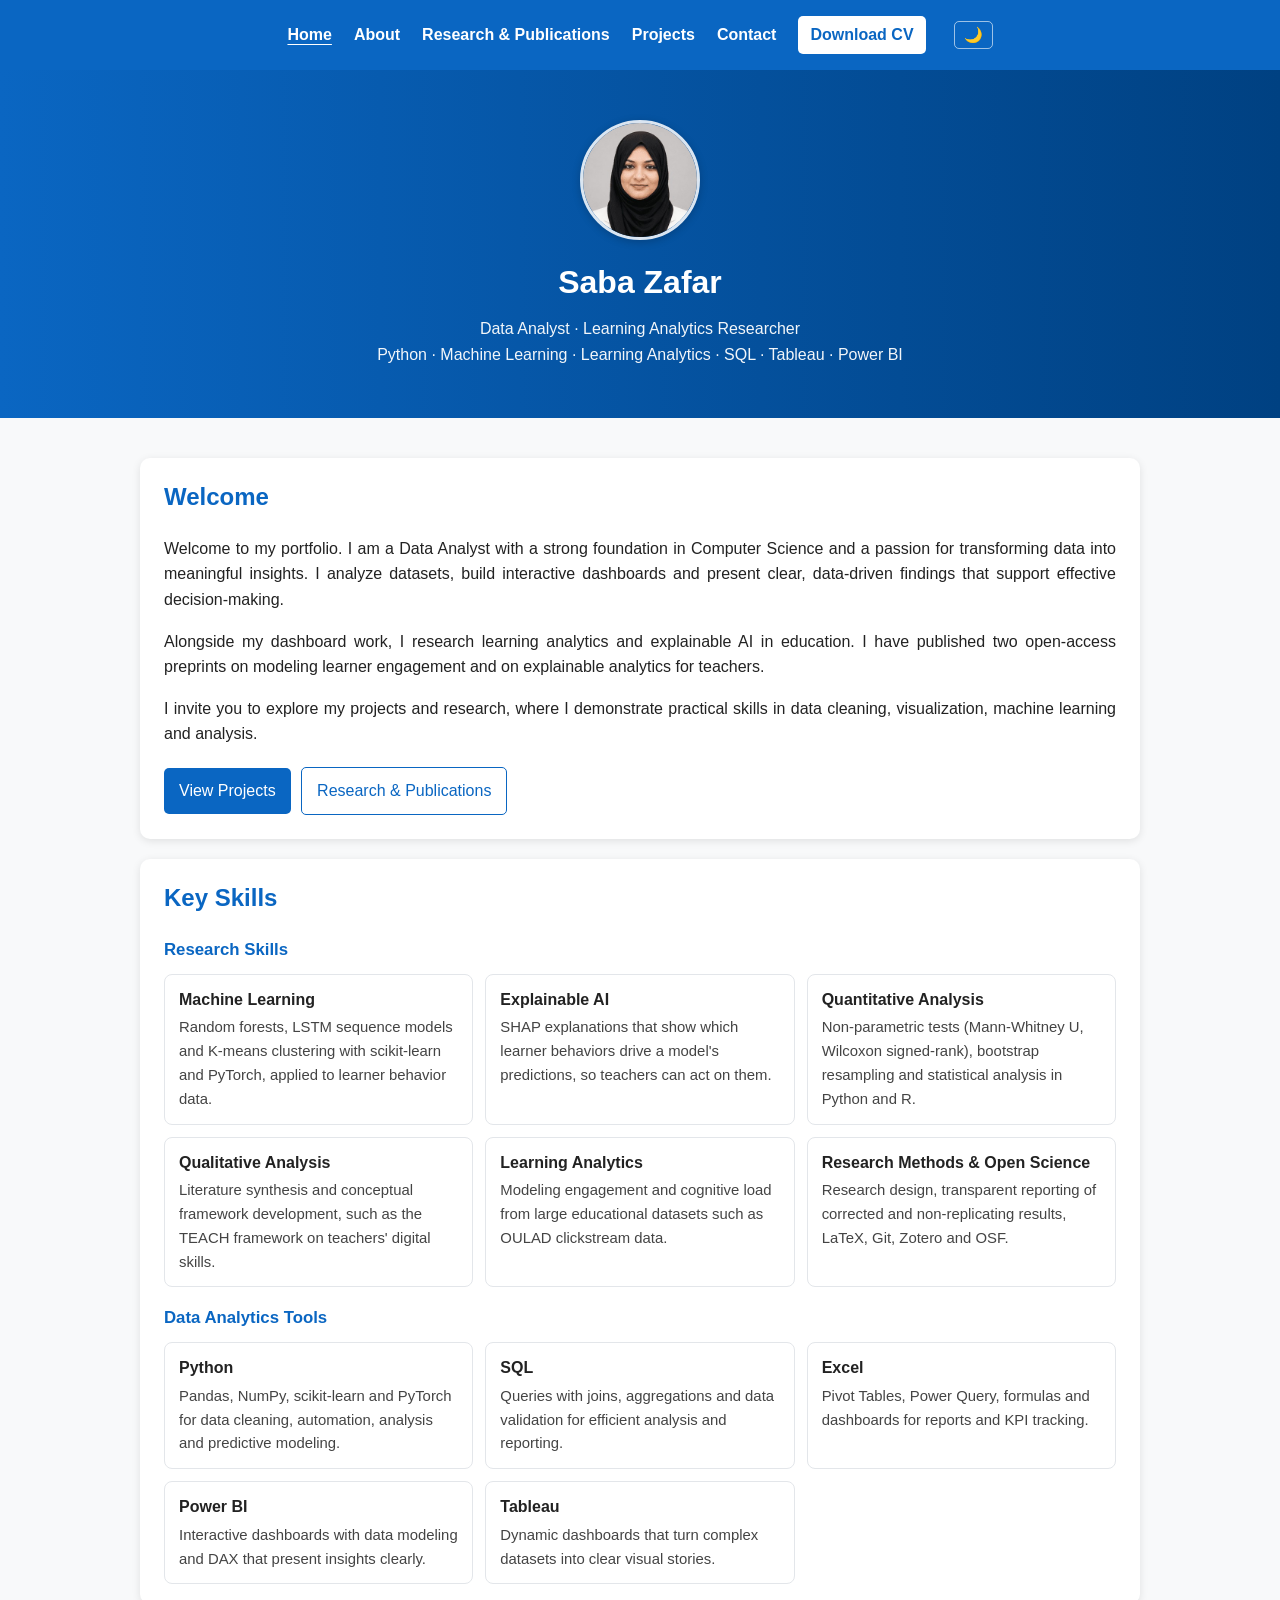
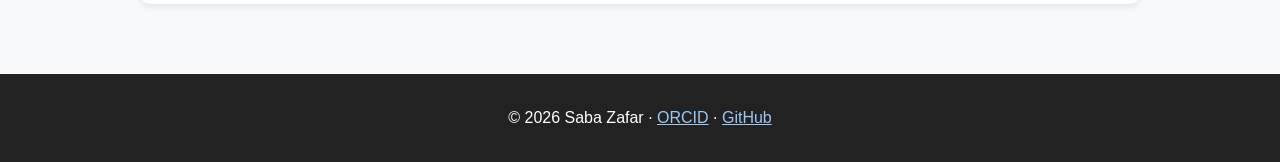
<file: index.html>
<!DOCTYPE html>
<html lang="en">
<head>
    <meta charset="utf-8">
    <meta name="viewport" content="width=device-width, initial-scale=1">
    <title>Saba Zafar | Data Analyst &amp; Learning Analytics Researcher</title>
    <meta name="description" content="Portfolio of Saba Zafar: data analyst and learning analytics researcher working with Excel, SQL, Python, Tableau and Power BI.">
    <link rel="stylesheet" href="style.css?v=5">
</head>
<body>
<script src="script.js?v=5"></script>

<nav>
    <a href="index.html" class="active">Home</a>
    <a href="About.html">About</a>
    <a href="Research.html">Research &amp; Publications</a>
    <a href="Projects.html">Projects</a>
    <a href="Contact.html">Contact</a>
    <a href="cv.pdf" class="btn" download>Download CV</a>
    <button class="theme-toggle" onclick="toggleDarkMode()" aria-label="Toggle dark mode">🌙</button>
</nav>

<header>
    <img src="images/profile.jpg" alt="Portrait of Saba Zafar" class="profile-photo">
    <h1>Saba Zafar</h1>
    <p>Data Analyst · Learning Analytics Researcher</p>
    <p>Python · Machine Learning · Learning Analytics · SQL · Tableau · Power BI</p>
</header>

<div class="container">

    <div class="card">
        <h2>Welcome</h2>
        <p class="justified-text">Welcome to my portfolio. I am a Data Analyst with a strong foundation in Computer Science and a passion for transforming data into meaningful insights. I analyze datasets, build interactive dashboards and present clear, data-driven findings that support effective decision-making.</p>
        <p class="justified-text">Alongside my dashboard work, I research learning analytics and explainable AI in education. I have published two open-access preprints on modeling learner engagement and on explainable analytics for teachers.</p>
        <p class="justified-text">I invite you to explore my projects and research, where I demonstrate practical skills in data cleaning, visualization, machine learning and analysis.</p>
        <a href="Projects.html" class="btn">View Projects</a>
        <a href="Research.html" class="btn outline">Research &amp; Publications</a>
    </div>

    <div class="card">
        <h2>Key Skills</h2>

        <h3 class="skill-group">Research Skills</h3>
        <div class="skill-grid">
            <div class="skill"><h4>Machine Learning</h4><p>Random forests, LSTM sequence models and K-means clustering with scikit-learn and PyTorch, applied to learner behavior data.</p></div>
            <div class="skill"><h4>Explainable AI</h4><p>SHAP explanations that show which learner behaviors drive a model's predictions, so teachers can act on them.</p></div>
            <div class="skill"><h4>Quantitative Analysis</h4><p>Non-parametric tests (Mann-Whitney U, Wilcoxon signed-rank), bootstrap resampling and statistical analysis in Python and R.</p></div>
            <div class="skill"><h4>Qualitative Analysis</h4><p>Literature synthesis and conceptual framework development, such as the TEACH framework on teachers' digital skills.</p></div>
            <div class="skill"><h4>Learning Analytics</h4><p>Modeling engagement and cognitive load from large educational datasets such as OULAD clickstream data.</p></div>
            <div class="skill"><h4>Research Methods &amp; Open Science</h4><p>Research design, transparent reporting of corrected and non-replicating results, LaTeX, Git, Zotero and OSF.</p></div>
        </div>

        <h3 class="skill-group">Data Analytics Tools</h3>
        <div class="skill-grid">
            <div class="skill"><h4>Python</h4><p>Pandas, NumPy, scikit-learn and PyTorch for data cleaning, automation, analysis and predictive modeling.</p></div>
            <div class="skill"><h4>SQL</h4><p>Queries with joins, aggregations and data validation for efficient analysis and reporting.</p></div>
            <div class="skill"><h4>Excel</h4><p>Pivot Tables, Power Query, formulas and dashboards for reports and KPI tracking.</p></div>
            <div class="skill"><h4>Power BI</h4><p>Interactive dashboards with data modeling and DAX that present insights clearly.</p></div>
            <div class="skill"><h4>Tableau</h4><p>Dynamic dashboards that turn complex datasets into clear visual stories.</p></div>
        </div>
    </div>

</div>

<footer>
    <p>© 2026 Saba Zafar · <a href="https://orcid.org/0009-0002-3922-176X">ORCID</a> · <a href="https://github.com/sabazafar209-wq">GitHub</a></p>
</footer>

</body>
</html>
</file>
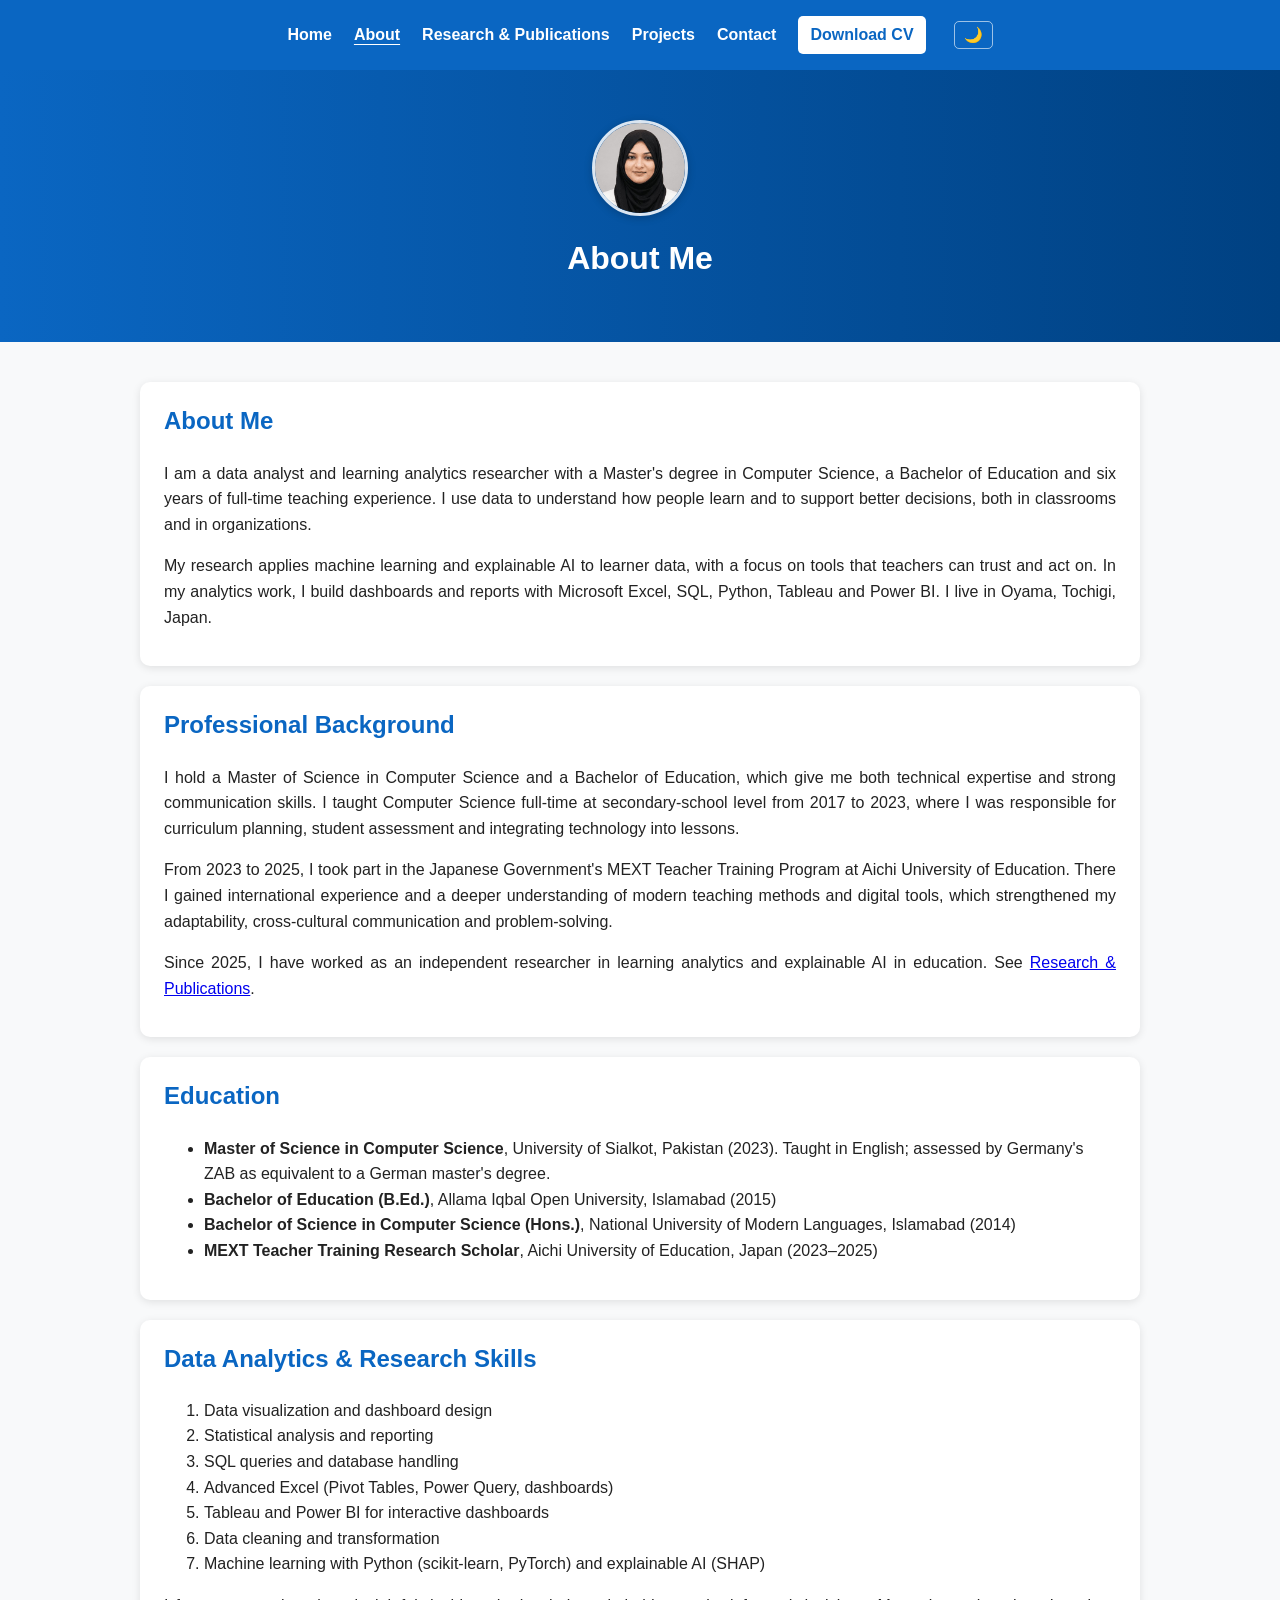
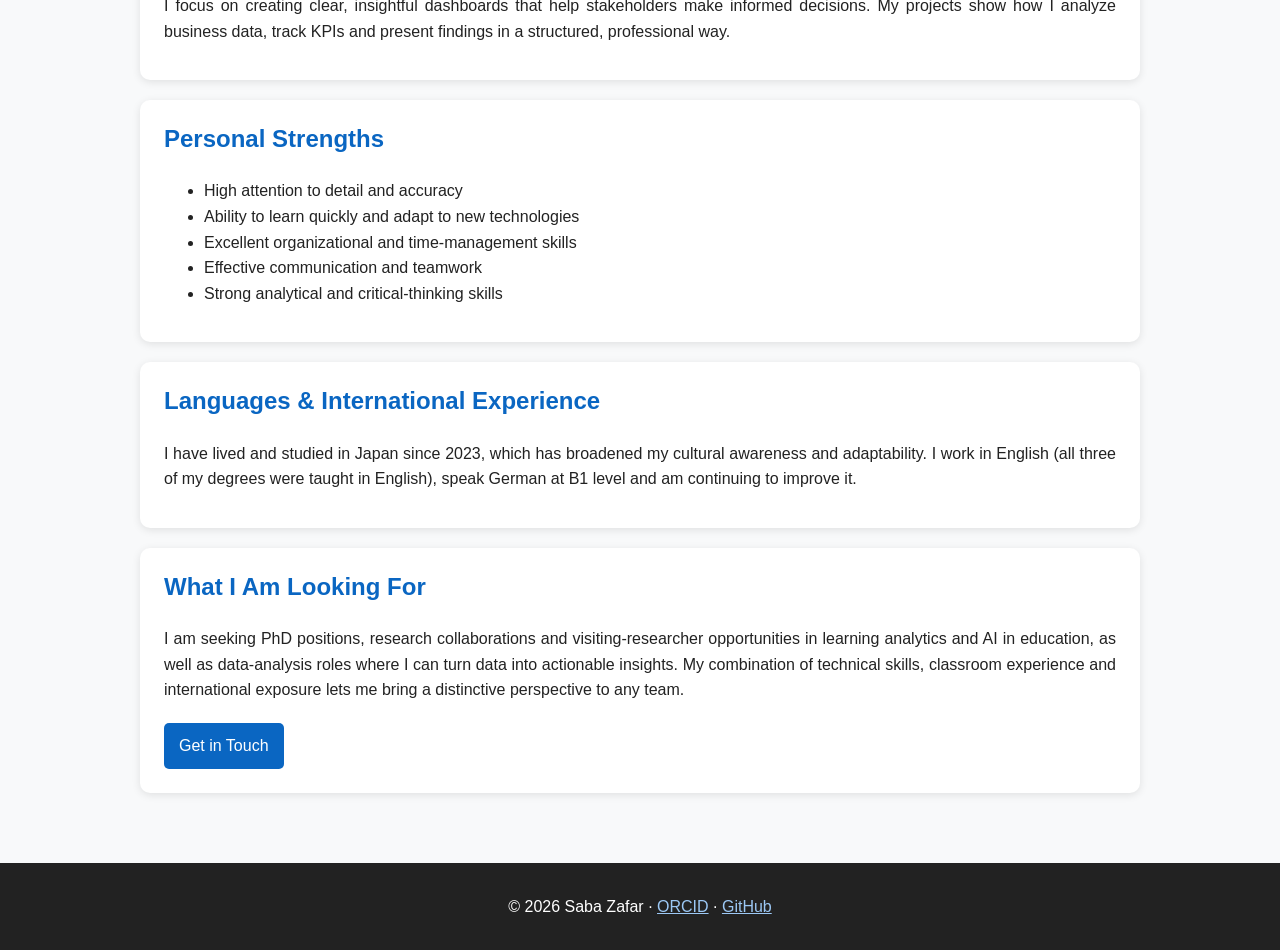
<file: About.html>
<!DOCTYPE html>
<html lang="en">
<head>
    <meta charset="utf-8">
    <meta name="viewport" content="width=device-width, initial-scale=1">
    <title>About | Saba Zafar</title>
    <meta name="description" content="About Saba Zafar: Computer Science master's graduate, former Computer Science teacher, MEXT scholar in Japan and learning analytics researcher.">
    <link rel="stylesheet" href="style.css?v=5">
</head>
<body>
<script src="script.js?v=5"></script>

<nav>
    <a href="index.html">Home</a>
    <a href="About.html" class="active">About</a>
    <a href="Research.html">Research &amp; Publications</a>
    <a href="Projects.html">Projects</a>
    <a href="Contact.html">Contact</a>
    <a href="cv.pdf" class="btn" download>Download CV</a>
    <button class="theme-toggle" onclick="toggleDarkMode()" aria-label="Toggle dark mode">🌙</button>
</nav>

<header>
    <img src="images/profile.jpg" alt="Portrait of Saba Zafar" class="profile-photo small">
    <h1>About Me</h1>
</header>

<div class="container">

    <div class="card">
        <h2>About Me</h2>
        <p class="justified-text">I am a data analyst and learning analytics researcher with a Master's degree in Computer Science, a Bachelor of Education and six years of full-time teaching experience. I use data to understand how people learn and to support better decisions, both in classrooms and in organizations.</p>
        <p class="justified-text">My research applies machine learning and explainable AI to learner data, with a focus on tools that teachers can trust and act on. In my analytics work, I build dashboards and reports with Microsoft Excel, SQL, Python, Tableau and Power BI. I live in Oyama, Tochigi, Japan.</p>
    </div>

    <div class="card">
        <h2>Professional Background</h2>
        <p class="justified-text">I hold a Master of Science in Computer Science and a Bachelor of Education, which give me both technical expertise and strong communication skills. I taught Computer Science full-time at secondary-school level from 2017 to 2023, where I was responsible for curriculum planning, student assessment and integrating technology into lessons.</p>
        <p class="justified-text">From 2023 to 2025, I took part in the Japanese Government's MEXT Teacher Training Program at Aichi University of Education. There I gained international experience and a deeper understanding of modern teaching methods and digital tools, which strengthened my adaptability, cross-cultural communication and problem-solving.</p>
        <p class="justified-text">Since 2025, I have worked as an independent researcher in learning analytics and explainable AI in education. See <a href="Research.html">Research &amp; Publications</a>.</p>
    </div>

    <div class="card">
        <h2>Education</h2>
        <ul>
            <li><strong>Master of Science in Computer Science</strong>, University of Sialkot, Pakistan (2023). Taught in English; assessed by Germany's ZAB as equivalent to a German master's degree.</li>
            <li><strong>Bachelor of Education (B.Ed.)</strong>, Allama Iqbal Open University, Islamabad (2015)</li>
            <li><strong>Bachelor of Science in Computer Science (Hons.)</strong>, National University of Modern Languages, Islamabad (2014)</li>
            <li><strong>MEXT Teacher Training Research Scholar</strong>, Aichi University of Education, Japan (2023–2025)</li>
        </ul>
    </div>

    <div class="card">
        <h2>Data Analytics &amp; Research Skills</h2>
        <ol>
            <li>Data visualization and dashboard design</li>
            <li>Statistical analysis and reporting</li>
            <li>SQL queries and database handling</li>
            <li>Advanced Excel (Pivot Tables, Power Query, dashboards)</li>
            <li>Tableau and Power BI for interactive dashboards</li>
            <li>Data cleaning and transformation</li>
            <li>Machine learning with Python (scikit-learn, PyTorch) and explainable AI (SHAP)</li>
        </ol>
        <p class="justified-text">I focus on creating clear, insightful dashboards that help stakeholders make informed decisions. My projects show how I analyze business data, track KPIs and present findings in a structured, professional way.</p>
    </div>

    <div class="card">
        <h2>Personal Strengths</h2>
        <ul>
            <li>High attention to detail and accuracy</li>
            <li>Ability to learn quickly and adapt to new technologies</li>
            <li>Excellent organizational and time-management skills</li>
            <li>Effective communication and teamwork</li>
            <li>Strong analytical and critical-thinking skills</li>
        </ul>
    </div>

    <div class="card">
        <h2>Languages &amp; International Experience</h2>
        <p class="justified-text">I have lived and studied in Japan since 2023, which has broadened my cultural awareness and adaptability. I work in English (all three of my degrees were taught in English), speak German at B1 level and am continuing to improve it.</p>
    </div>

    <div class="card">
        <h2>What I Am Looking For</h2>
        <p class="justified-text">I am seeking PhD positions, research collaborations and visiting-researcher opportunities in learning analytics and AI in education, as well as data-analysis roles where I can turn data into actionable insights. My combination of technical skills, classroom experience and international exposure lets me bring a distinctive perspective to any team.</p>
        <a href="Contact.html" class="btn">Get in Touch</a>
    </div>

</div>

<footer>
    <p>© 2026 Saba Zafar · <a href="https://orcid.org/0009-0002-3922-176X">ORCID</a> · <a href="https://github.com/sabazafar209-wq">GitHub</a></p>
</footer>

</body>
</html>
</file>
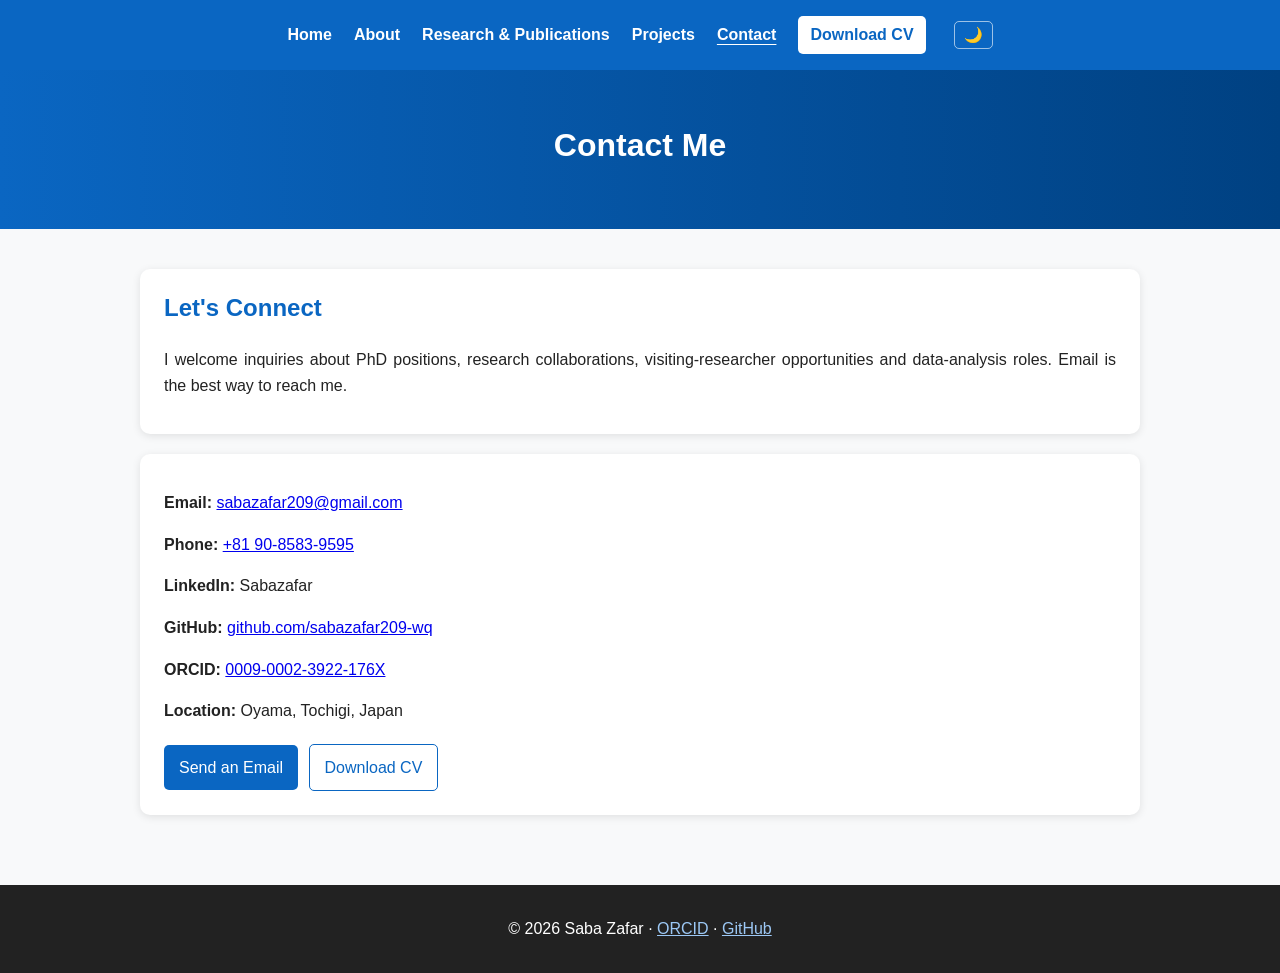
<file: Contact.html>
<!DOCTYPE html>
<html lang="en">
<head>
    <meta charset="utf-8">
    <meta name="viewport" content="width=device-width, initial-scale=1">
    <title>Contact | Saba Zafar</title>
    <meta name="description" content="Contact details for Saba Zafar.">
    <link rel="stylesheet" href="style.css?v=5">
</head>
<body>
<script src="script.js?v=5"></script>

<nav>
    <a href="index.html">Home</a>
    <a href="About.html">About</a>
    <a href="Research.html">Research &amp; Publications</a>
    <a href="Projects.html">Projects</a>
    <a href="Contact.html" class="active">Contact</a>
    <a href="cv.pdf" class="btn" download>Download CV</a>
    <button class="theme-toggle" onclick="toggleDarkMode()" aria-label="Toggle dark mode">🌙</button>
</nav>

<header>
    <h1>Contact Me</h1>
</header>

<div class="container">

    <div class="card">
        <h2>Let's Connect</h2>
        <p class="justified-text">I welcome inquiries about PhD positions, research collaborations, visiting-researcher opportunities and data-analysis roles. Email is the best way to reach me.</p>
    </div>

    <div class="card">
        <p><strong>Email:</strong> <a href="mailto:sabazafar209@gmail.com">sabazafar209@gmail.com</a></p>
        <p><strong>Phone:</strong> <a href="tel:+819085839595">+81 90-8583-9595</a></p>
        <p><strong>LinkedIn:</strong> Sabazafar</p>
        <p><strong>GitHub:</strong> <a href="https://github.com/sabazafar209-wq">github.com/sabazafar209-wq</a></p>
        <p><strong>ORCID:</strong> <a href="https://orcid.org/0009-0002-3922-176X">0009-0002-3922-176X</a></p>
        <p><strong>Location:</strong> Oyama, Tochigi, Japan</p>
        <a href="mailto:sabazafar209@gmail.com" class="btn">Send an Email</a>
        <a href="cv.pdf" class="btn outline" download>Download CV</a>
    </div>

</div>

<footer>
    <p>© 2026 Saba Zafar · <a href="https://orcid.org/0009-0002-3922-176X">ORCID</a> · <a href="https://github.com/sabazafar209-wq">GitHub</a></p>
</footer>

</body>
</html>
</file>
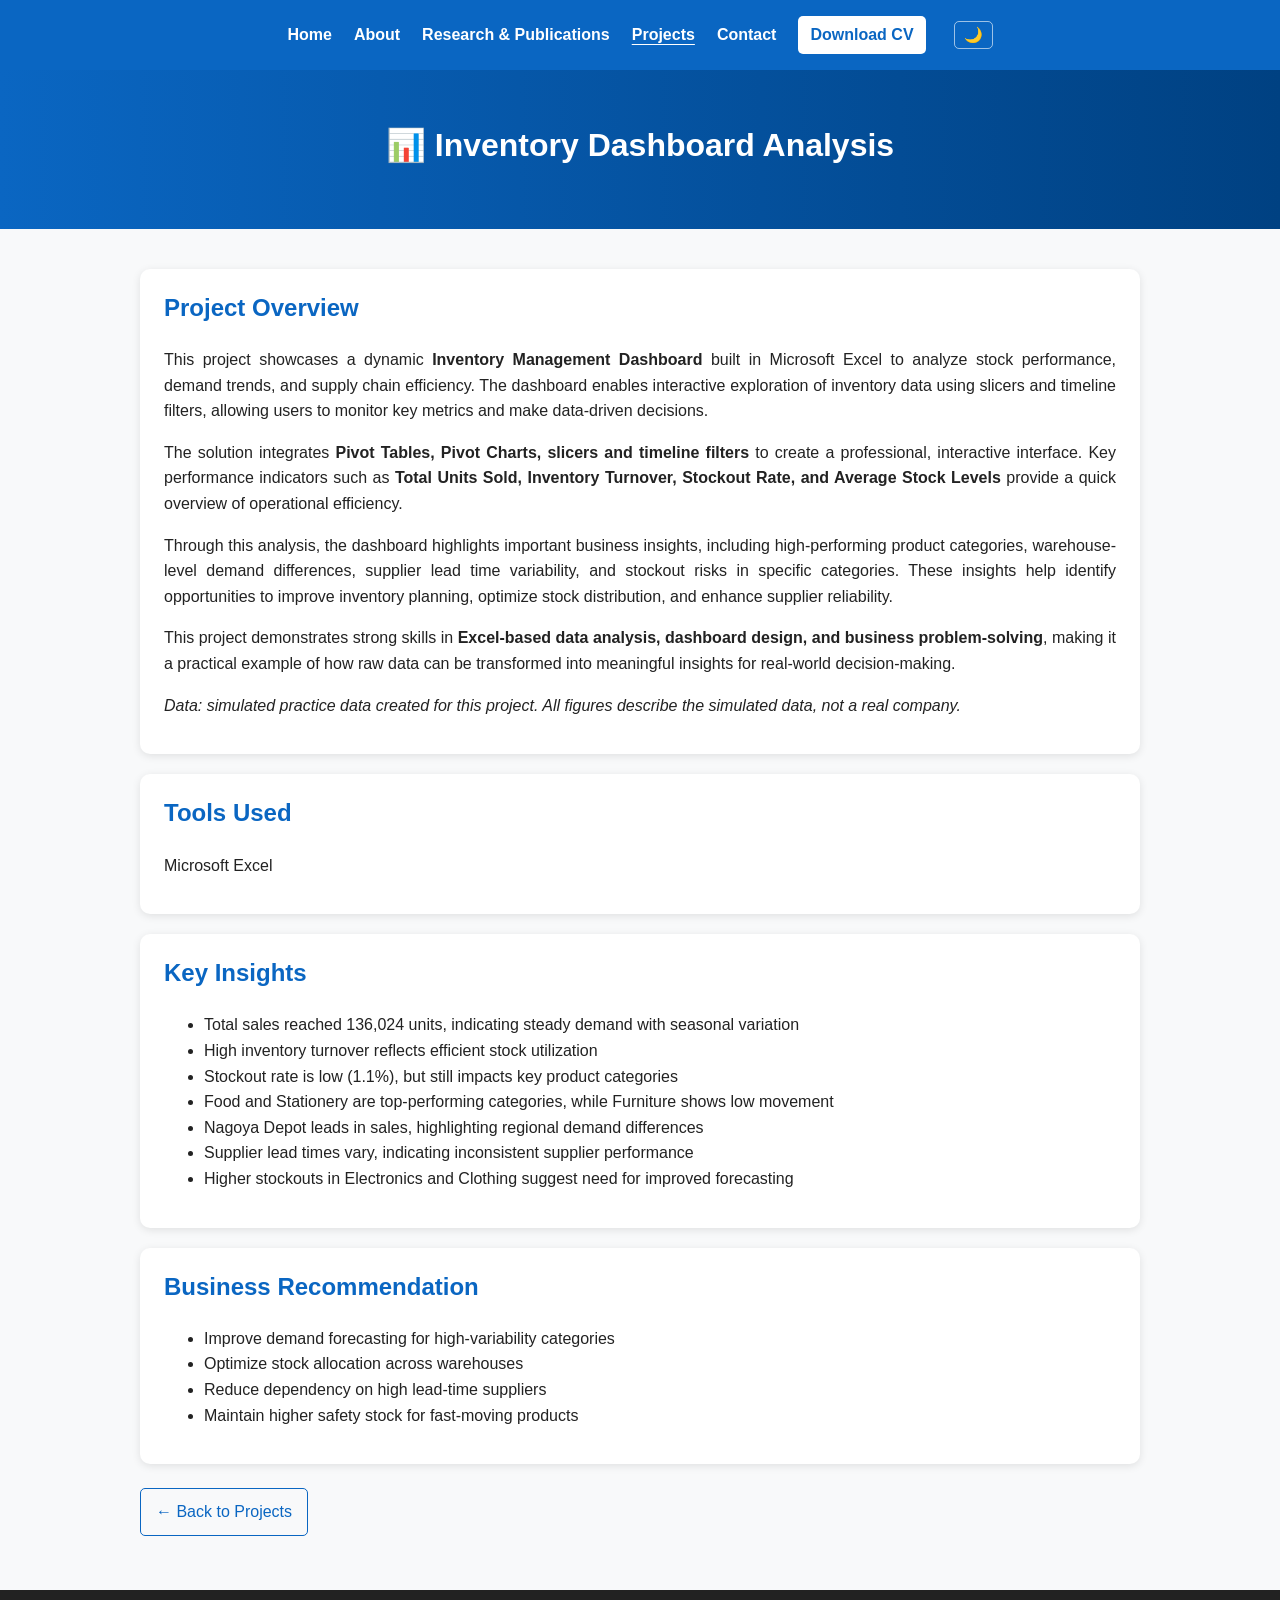
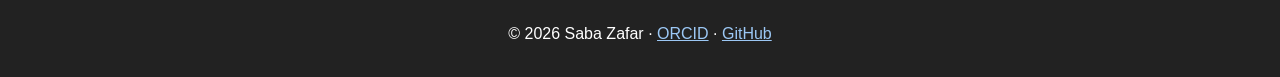
<file: Inventory_dashboard.html>
<!DOCTYPE html>
<html lang="en">
<head>
    <meta charset="utf-8">
    <meta name="viewport" content="width=device-width, initial-scale=1">
    <title>Inventory Dashboard | Saba Zafar</title>
    <meta name="description" content="Excel inventory management dashboard project.">
    <link rel="stylesheet" href="style.css?v=5">
</head>
<body>
<script src="script.js?v=5"></script>

<nav>
    <a href="index.html">Home</a>
    <a href="About.html">About</a>
    <a href="Research.html">Research &amp; Publications</a>
    <a href="Projects.html" class="active">Projects</a>
    <a href="Contact.html">Contact</a>
    <a href="cv.pdf" class="btn" download>Download CV</a>
    <button class="theme-toggle" onclick="toggleDarkMode()" aria-label="Toggle dark mode">🌙</button>
</nav>

<header>
    <h1>📊  Inventory Dashboard Analysis</h1>
</header>

<div class="container">


    <div class="card">
        <h2>Project Overview</h2>
        <p class="justified-text">This project showcases a dynamic <strong>Inventory Management Dashboard</strong> built in Microsoft Excel to analyze stock performance, demand trends, and supply chain efficiency. The dashboard enables interactive exploration of inventory data using slicers and timeline filters, allowing users to monitor key metrics and make data-driven decisions.</p>
        <p class="justified-text">The solution integrates <strong>Pivot Tables, Pivot Charts, slicers and timeline filters</strong> to create a professional, interactive interface. Key performance indicators such as <strong>Total Units Sold, Inventory Turnover, Stockout Rate, and Average Stock Levels</strong> provide a quick overview of operational efficiency.</p>
        <p class="justified-text">Through this analysis, the dashboard highlights important business insights, including high-performing product categories, warehouse-level demand differences, supplier lead time variability, and stockout risks in specific categories. These insights help identify opportunities to improve inventory planning, optimize stock distribution, and enhance supplier reliability.</p>
        <p class="justified-text">This project demonstrates strong skills in <strong>Excel-based data analysis, dashboard design, and business problem-solving</strong>, making it a practical example of how raw data can be transformed into meaningful insights for real-world decision-making.</p>
        <p class="justified-text"><em>Data: simulated practice data created for this project. All figures describe the simulated data, not a real company.</em></p>
    </div>

    <div class="card">
        <h2>Tools Used</h2>
        <p>Microsoft Excel</p>
    </div>

    <div class="card">
        <h2>Key Insights</h2>
        <ul>
            <li>Total sales reached 136,024 units, indicating steady demand with seasonal variation</li>
            <li>High inventory turnover reflects efficient stock utilization</li>
            <li>Stockout rate is low (1.1%), but still impacts key product categories</li>
             <li>Food and Stationery are top-performing categories, while Furniture shows low movement</li>
             <li>Nagoya Depot leads in sales, highlighting regional demand differences</li>
            <li>Supplier lead times vary, indicating inconsistent supplier performance</li>
            <li>Higher stockouts in Electronics and Clothing suggest need for improved forecasting</li>
        </ul>
    </div>

    <div class="card">
        <h2>Business Recommendation</h2>
        <ul>
            <li>Improve demand forecasting for high-variability categories</li> 
            <li>Optimize stock allocation across warehouses</li>
            <li>Reduce dependency on high lead-time suppliers</li>
            <li>Maintain higher safety stock for fast-moving products</li>
      </ul>
    </div>

    <a href="Projects.html" class="btn outline">← Back to Projects</a>

</div>

<footer>
    <p>© 2026 Saba Zafar · <a href="https://orcid.org/0009-0002-3922-176X">ORCID</a> · <a href="https://github.com/sabazafar209-wq">GitHub</a></p>
</footer>

</body>
</html>
</file>
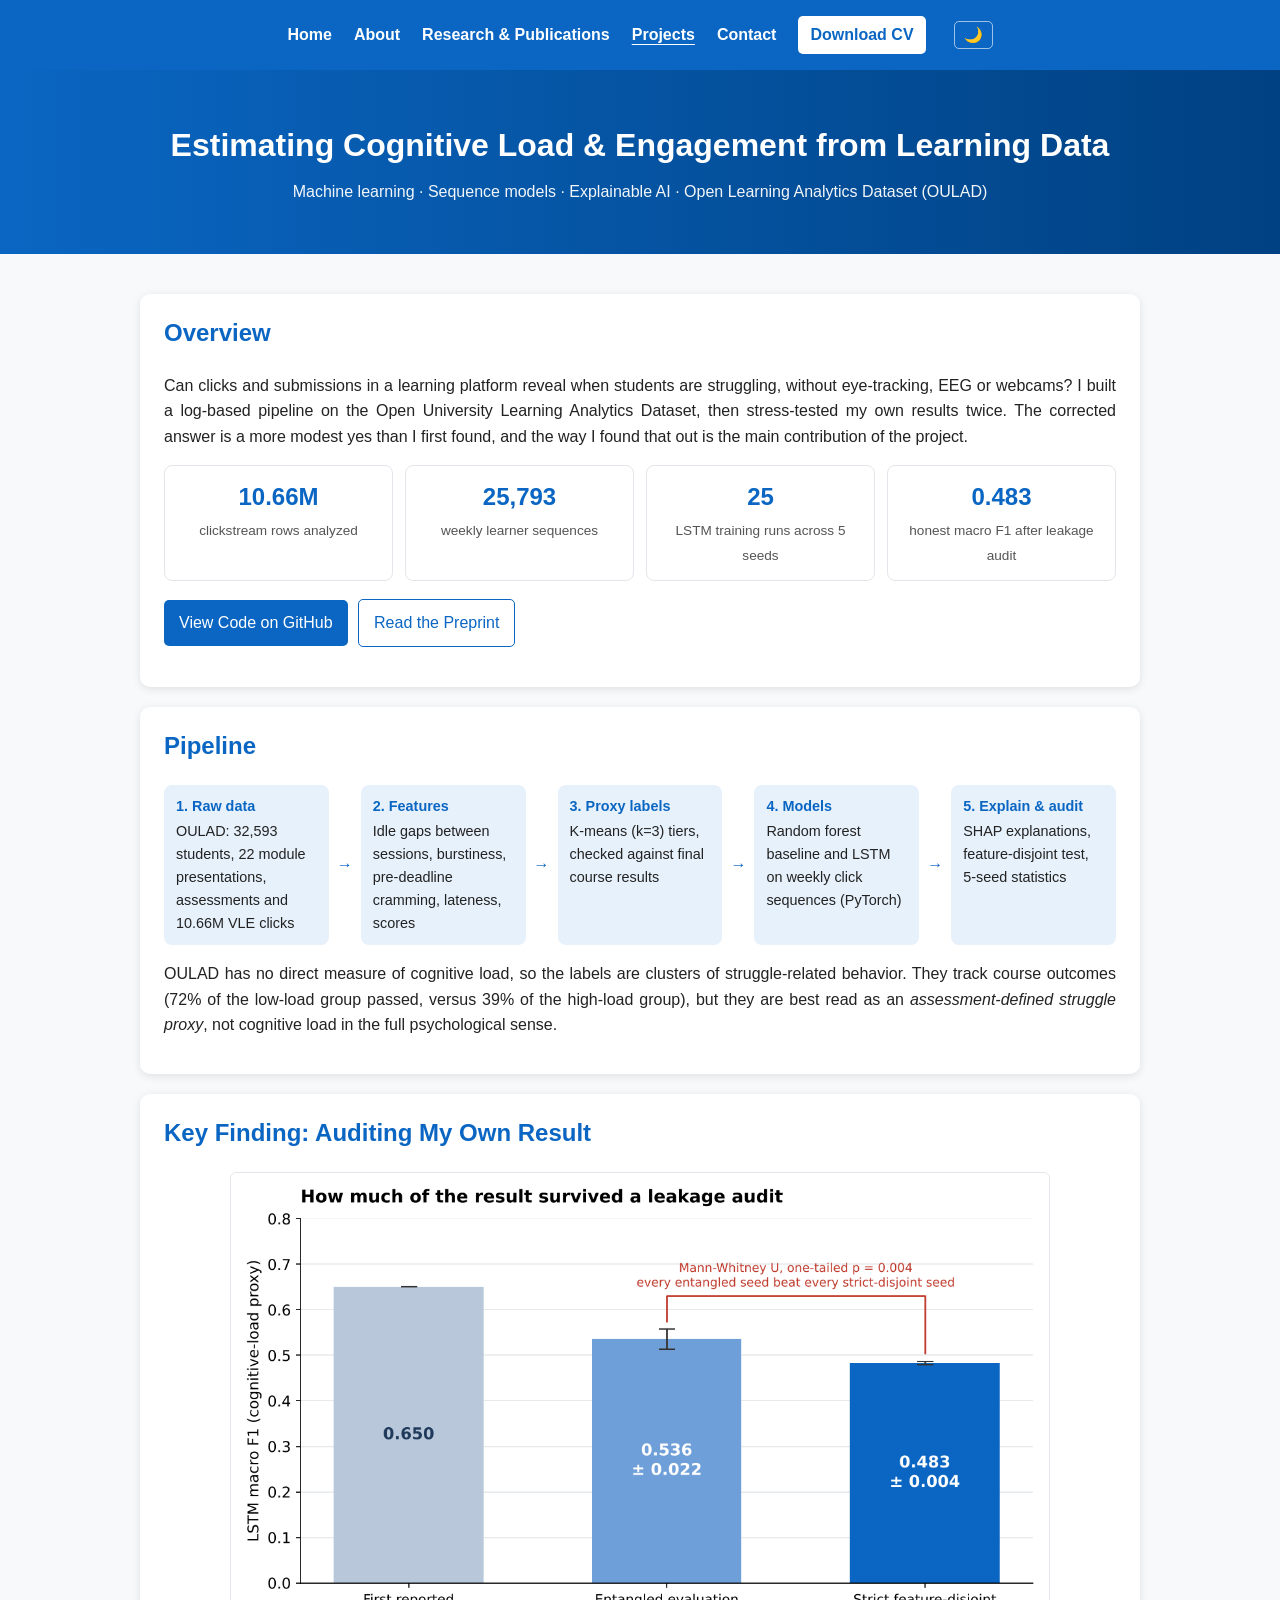
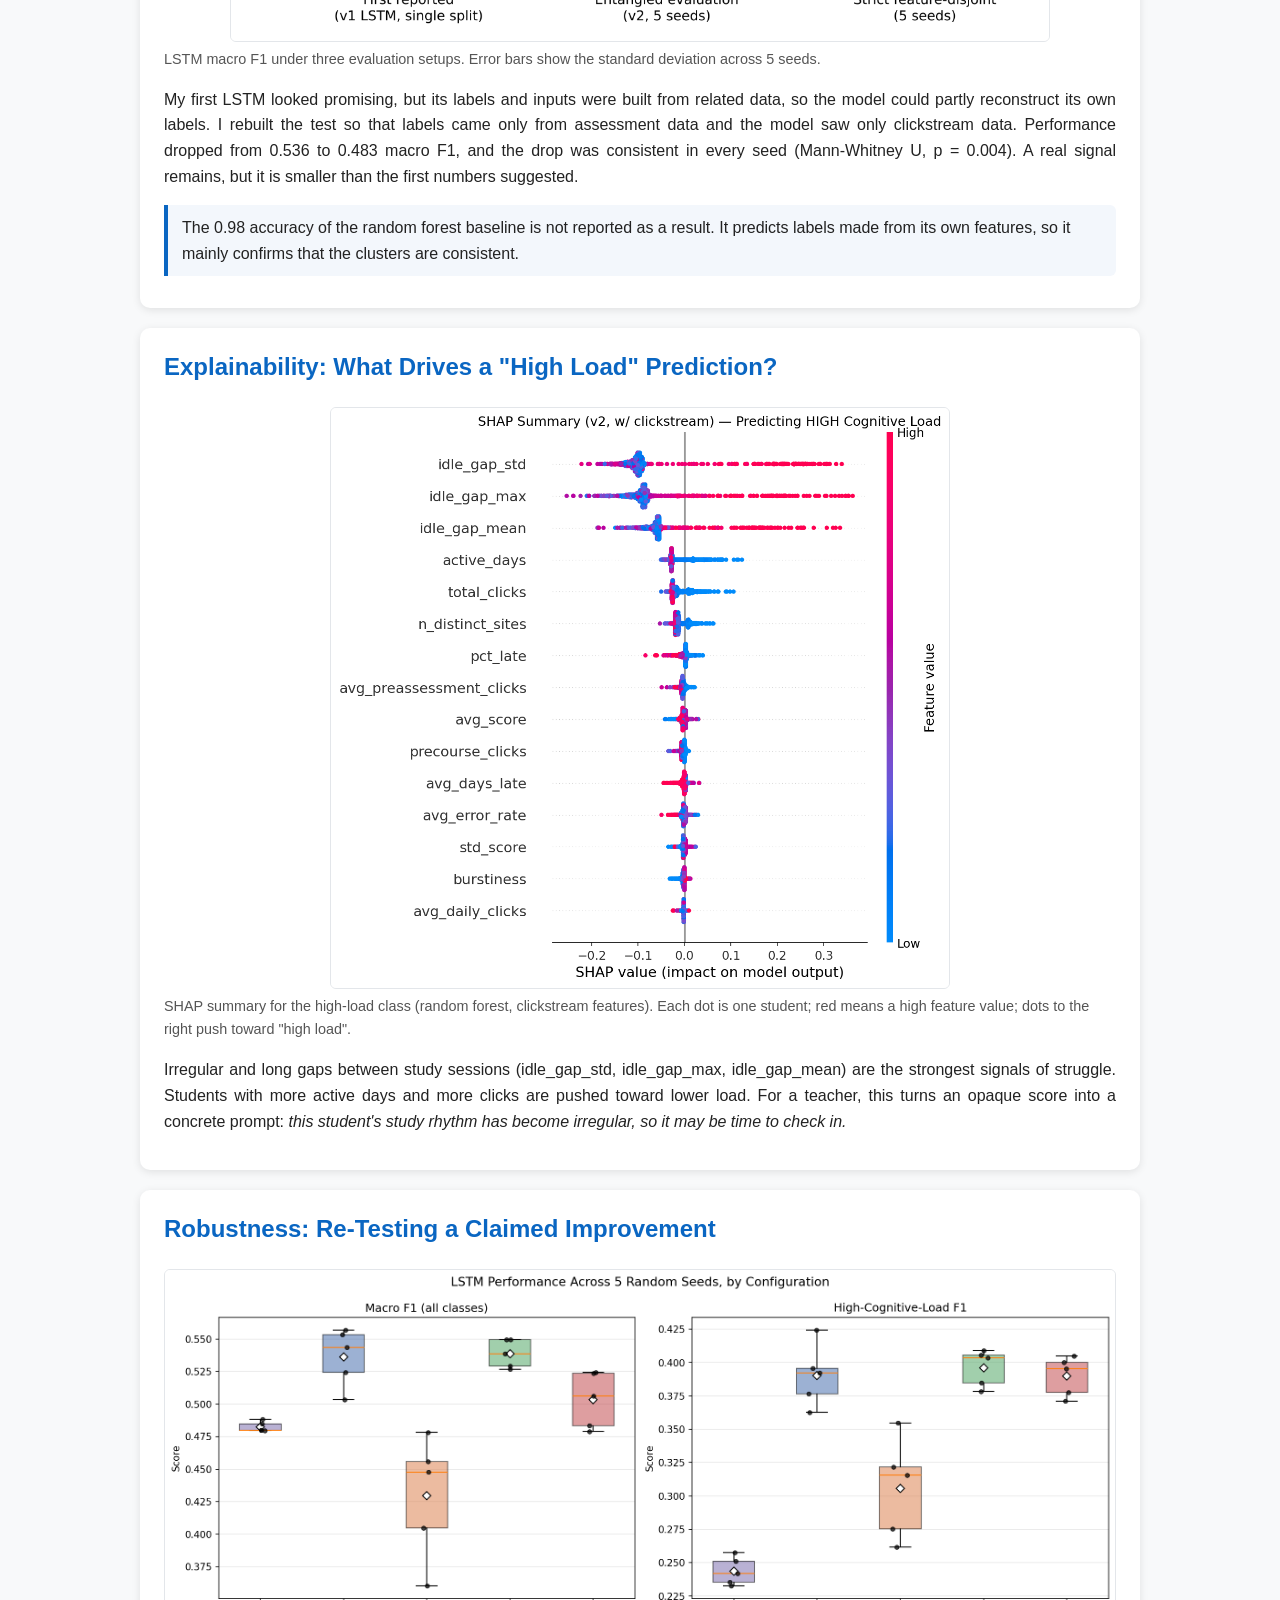
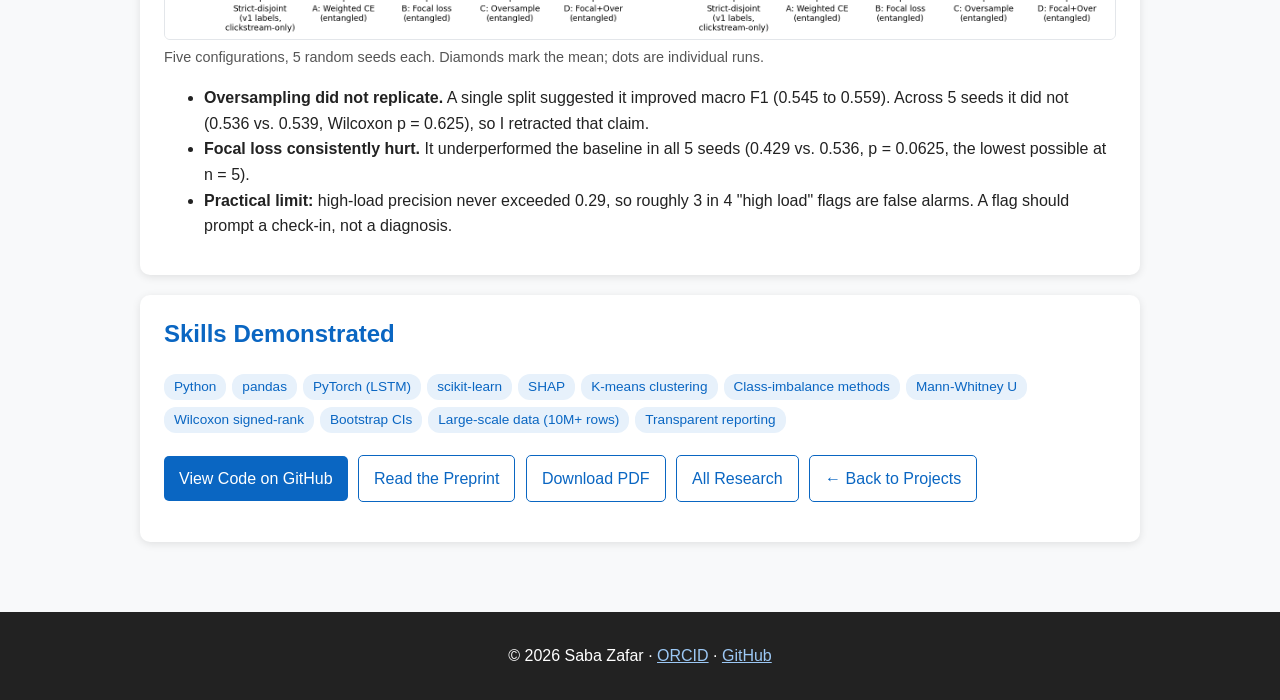
<file: OULAD_Project.html>
<!DOCTYPE html>
<html lang="en">
<head>
    <meta charset="utf-8">
    <meta name="viewport" content="width=device-width, initial-scale=1">
    <title>Cognitive Load &amp; Engagement Model | Saba Zafar</title>
    <meta name="description" content="Case study: estimating cognitive load and engagement from OULAD learning data with random forests, LSTMs and SHAP, including a leakage audit and multi-seed statistics.">
    <link rel="stylesheet" href="style.css?v=5">
</head>
<body>
<script src="script.js?v=5"></script>

<nav>
    <a href="index.html">Home</a>
    <a href="About.html">About</a>
    <a href="Research.html">Research &amp; Publications</a>
    <a href="Projects.html" class="active">Projects</a>
    <a href="Contact.html">Contact</a>
    <a href="cv.pdf" class="btn" download>Download CV</a>
    <button class="theme-toggle" onclick="toggleDarkMode()" aria-label="Toggle dark mode">🌙</button>
</nav>

<header>
    <h1>Estimating Cognitive Load &amp; Engagement from Learning Data</h1>
    <p>Machine learning · Sequence models · Explainable AI · Open Learning Analytics Dataset (OULAD)</p>
</header>

<div class="container">

    <div class="card">
        <h2>Overview</h2>
        <p class="justified-text">Can clicks and submissions in a learning platform reveal when students are struggling, without eye-tracking, EEG or webcams? I built a log-based pipeline on the Open University Learning Analytics Dataset, then stress-tested my own results twice. The corrected answer is a more modest yes than I first found, and the way I found that out is the main contribution of the project.</p>
        <div class="stats">
            <div class="stat"><span class="num">10.66M</span><span class="lbl">clickstream rows analyzed</span></div>
            <div class="stat"><span class="num">25,793</span><span class="lbl">weekly learner sequences</span></div>
            <div class="stat"><span class="num">25</span><span class="lbl">LSTM training runs across 5 seeds</span></div>
            <div class="stat"><span class="num">0.483</span><span class="lbl">honest macro F1 after leakage audit</span></div>
        </div>
        <p style="margin-top:14px"><a href="https://github.com/sabazafar209-wq/oulad-cognitive-load-engagement" class="btn" target="_blank" rel="noopener">View Code on GitHub</a>
        <a href="https://doi.org/10.35542/osf.io/bgnkw_v1" class="btn outline" target="_blank" rel="noopener">Read the Preprint</a></p>
    </div>

    <div class="card">
        <h2>Pipeline</h2>
        <div class="pipeline">
            <div class="step"><strong>1. Raw data</strong>OULAD: 32,593 students, 22 module presentations, assessments and 10.66M VLE clicks</div>
            <span class="arrow">→</span>
            <div class="step"><strong>2. Features</strong>Idle gaps between sessions, burstiness, pre-deadline cramming, lateness, scores</div>
            <span class="arrow">→</span>
            <div class="step"><strong>3. Proxy labels</strong>K-means (k=3) tiers, checked against final course results</div>
            <span class="arrow">→</span>
            <div class="step"><strong>4. Models</strong>Random forest baseline and LSTM on weekly click sequences (PyTorch)</div>
            <span class="arrow">→</span>
            <div class="step"><strong>5. Explain &amp; audit</strong>SHAP explanations, feature-disjoint test, 5-seed statistics</div>
        </div>
        <p class="justified-text">OULAD has no direct measure of cognitive load, so the labels are clusters of struggle-related behavior. They track course outcomes (72% of the low-load group passed, versus 39% of the high-load group), but they are best read as an <em>assessment-defined struggle proxy</em>, not cognitive load in the full psychological sense.</p>
    </div>

    <div class="card">
        <h2>Key Finding: Auditing My Own Result</h2>
        <figure class="medium">
            <img src="images/oulad/leakage_audit.png" alt="Bar chart: LSTM macro F1 falls from 0.650 first reported to 0.536 entangled and 0.483 under a strict feature-disjoint test">
            <figcaption>LSTM macro F1 under three evaluation setups. Error bars show the standard deviation across 5 seeds.</figcaption>
        </figure>
        <p class="justified-text">My first LSTM looked promising, but its labels and inputs were built from related data, so the model could partly reconstruct its own labels. I rebuilt the test so that labels came only from assessment data and the model saw only clickstream data. Performance dropped from 0.536 to 0.483 macro F1, and the drop was consistent in every seed (Mann-Whitney U, p = 0.004). A real signal remains, but it is smaller than the first numbers suggested.</p>
        <div class="callout">The 0.98 accuracy of the random forest baseline is not reported as a result. It predicts labels made from its own features, so it mainly confirms that the clusters are consistent.</div>
    </div>

    <div class="card">
        <h2>Explainability: What Drives a "High Load" Prediction?</h2>
        <figure class="narrow">
            <img src="images/oulad/shap_summary_high_load_v2.png" alt="SHAP summary plot: idle-gap features have the largest impact on predicting high cognitive load">
            <figcaption>SHAP summary for the high-load class (random forest, clickstream features). Each dot is one student; red means a high feature value; dots to the right push toward "high load".</figcaption>
        </figure>
        <p class="justified-text">Irregular and long gaps between study sessions (idle_gap_std, idle_gap_max, idle_gap_mean) are the strongest signals of struggle. Students with more active days and more clicks are pushed toward lower load. For a teacher, this turns an opaque score into a concrete prompt: <em>this student's study rhythm has become irregular, so it may be time to check in.</em></p>
    </div>

    <div class="card">
        <h2>Robustness: Re-Testing a Claimed Improvement</h2>
        <figure>
            <img src="images/oulad/multiseed_boxplots.png" alt="Box plots of LSTM macro F1 and high-load F1 across 5 seeds for five training configurations">
            <figcaption>Five configurations, 5 random seeds each. Diamonds mark the mean; dots are individual runs.</figcaption>
        </figure>
        <ul>
            <li><strong>Oversampling did not replicate.</strong> A single split suggested it improved macro F1 (0.545 to 0.559). Across 5 seeds it did not (0.536 vs. 0.539, Wilcoxon p = 0.625), so I retracted that claim.</li>
            <li><strong>Focal loss consistently hurt.</strong> It underperformed the baseline in all 5 seeds (0.429 vs. 0.536, p = 0.0625, the lowest possible at n = 5).</li>
            <li><strong>Practical limit:</strong> high-load precision never exceeded 0.29, so roughly 3 in 4 "high load" flags are false alarms. A flag should prompt a check-in, not a diagnosis.</li>
        </ul>
    </div>

    <div class="card">
        <h2>Skills Demonstrated</h2>
        <span class="tag">Python</span><span class="tag">pandas</span><span class="tag">PyTorch (LSTM)</span><span class="tag">scikit-learn</span><span class="tag">SHAP</span><span class="tag">K-means clustering</span><span class="tag">Class-imbalance methods</span><span class="tag">Mann-Whitney U</span><span class="tag">Wilcoxon signed-rank</span><span class="tag">Bootstrap CIs</span><span class="tag">Large-scale data (10M+ rows)</span><span class="tag">Transparent reporting</span>
        <p style="margin-top:12px">
            <a href="https://github.com/sabazafar209-wq/oulad-cognitive-load-engagement" class="btn" target="_blank" rel="noopener">View Code on GitHub</a>
            <a href="https://doi.org/10.35542/osf.io/bgnkw_v1" class="btn outline" target="_blank" rel="noopener">Read the Preprint</a>
            <a href="papers/Zafar_2026_Cognitive_Load_Engagement_Working_Paper.pdf" class="btn outline" download>Download PDF</a>
            <a href="Research.html" class="btn outline">All Research</a>
            <a href="Projects.html" class="btn outline">← Back to Projects</a>
        </p>
    </div>

</div>

<footer>
    <p>© 2026 Saba Zafar · <a href="https://orcid.org/0009-0002-3922-176X">ORCID</a> · <a href="https://github.com/sabazafar209-wq">GitHub</a></p>
</footer>

</body>
</html>
</file>
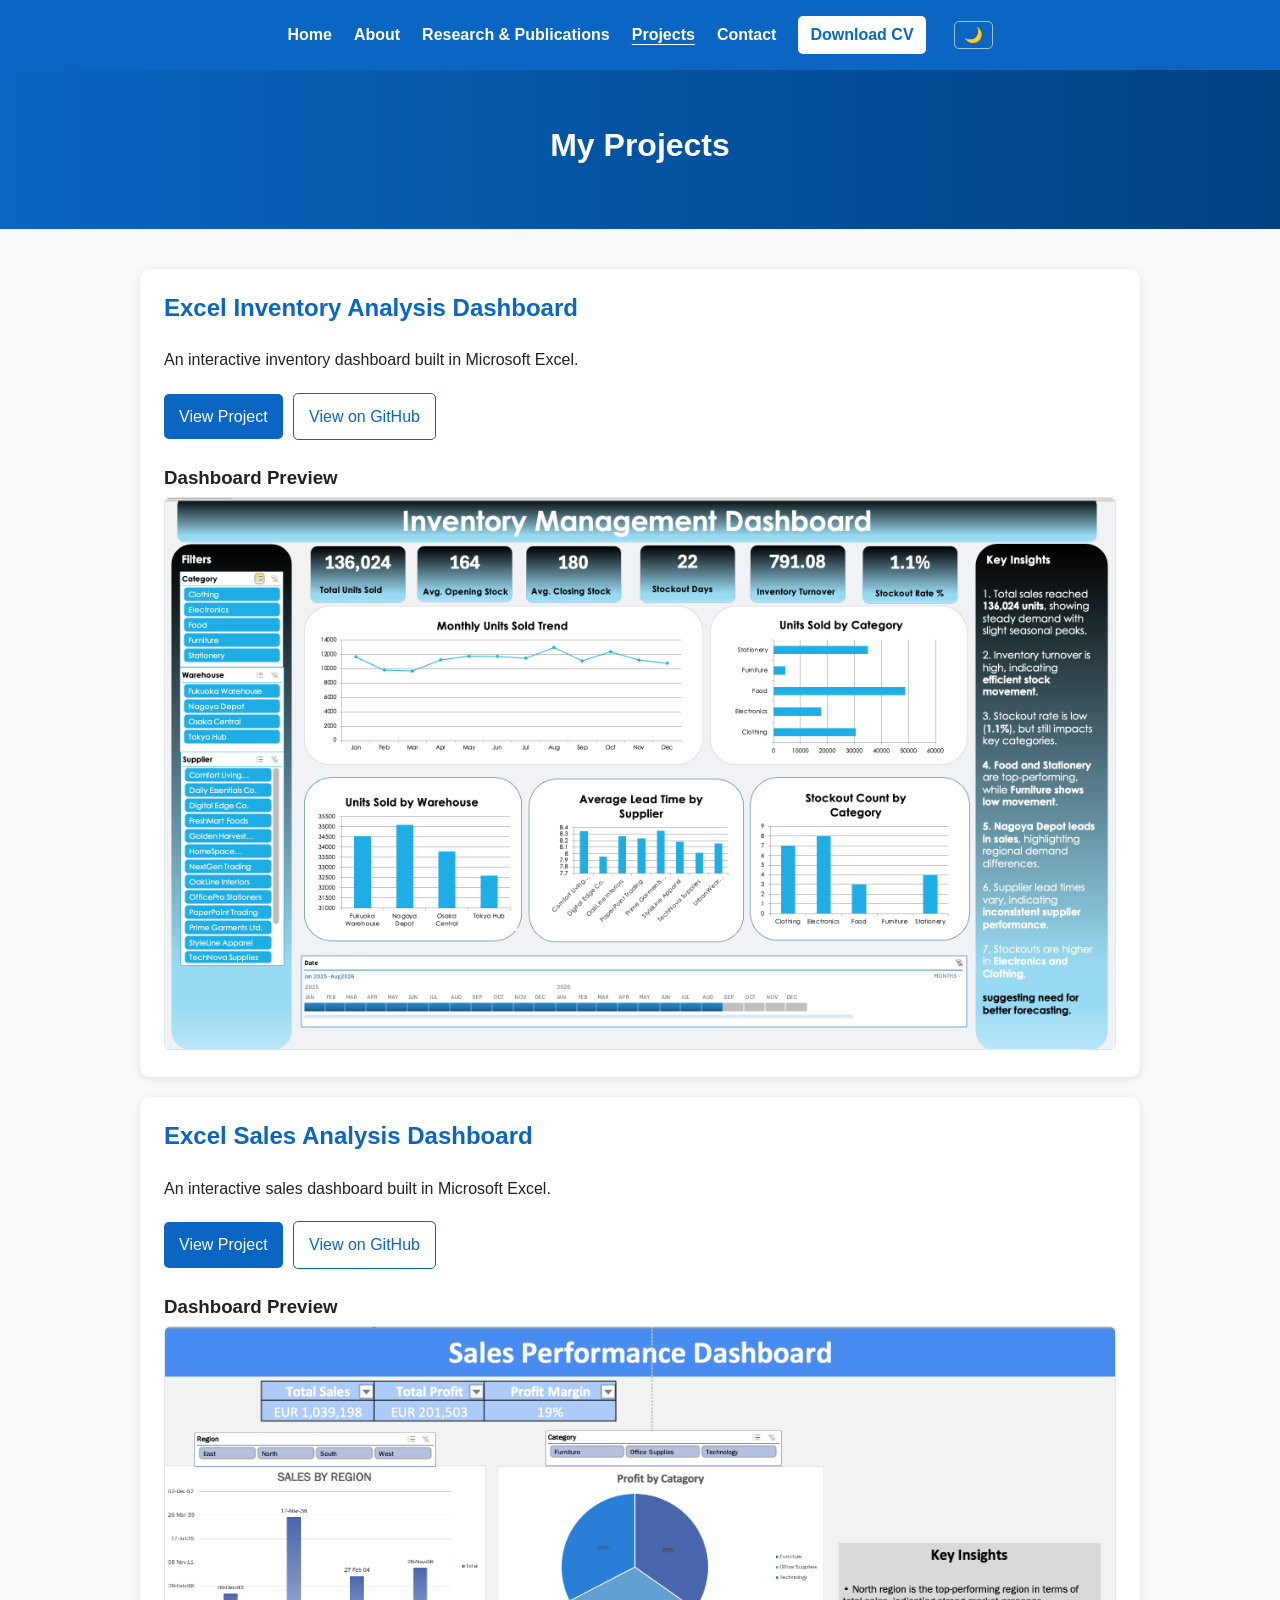
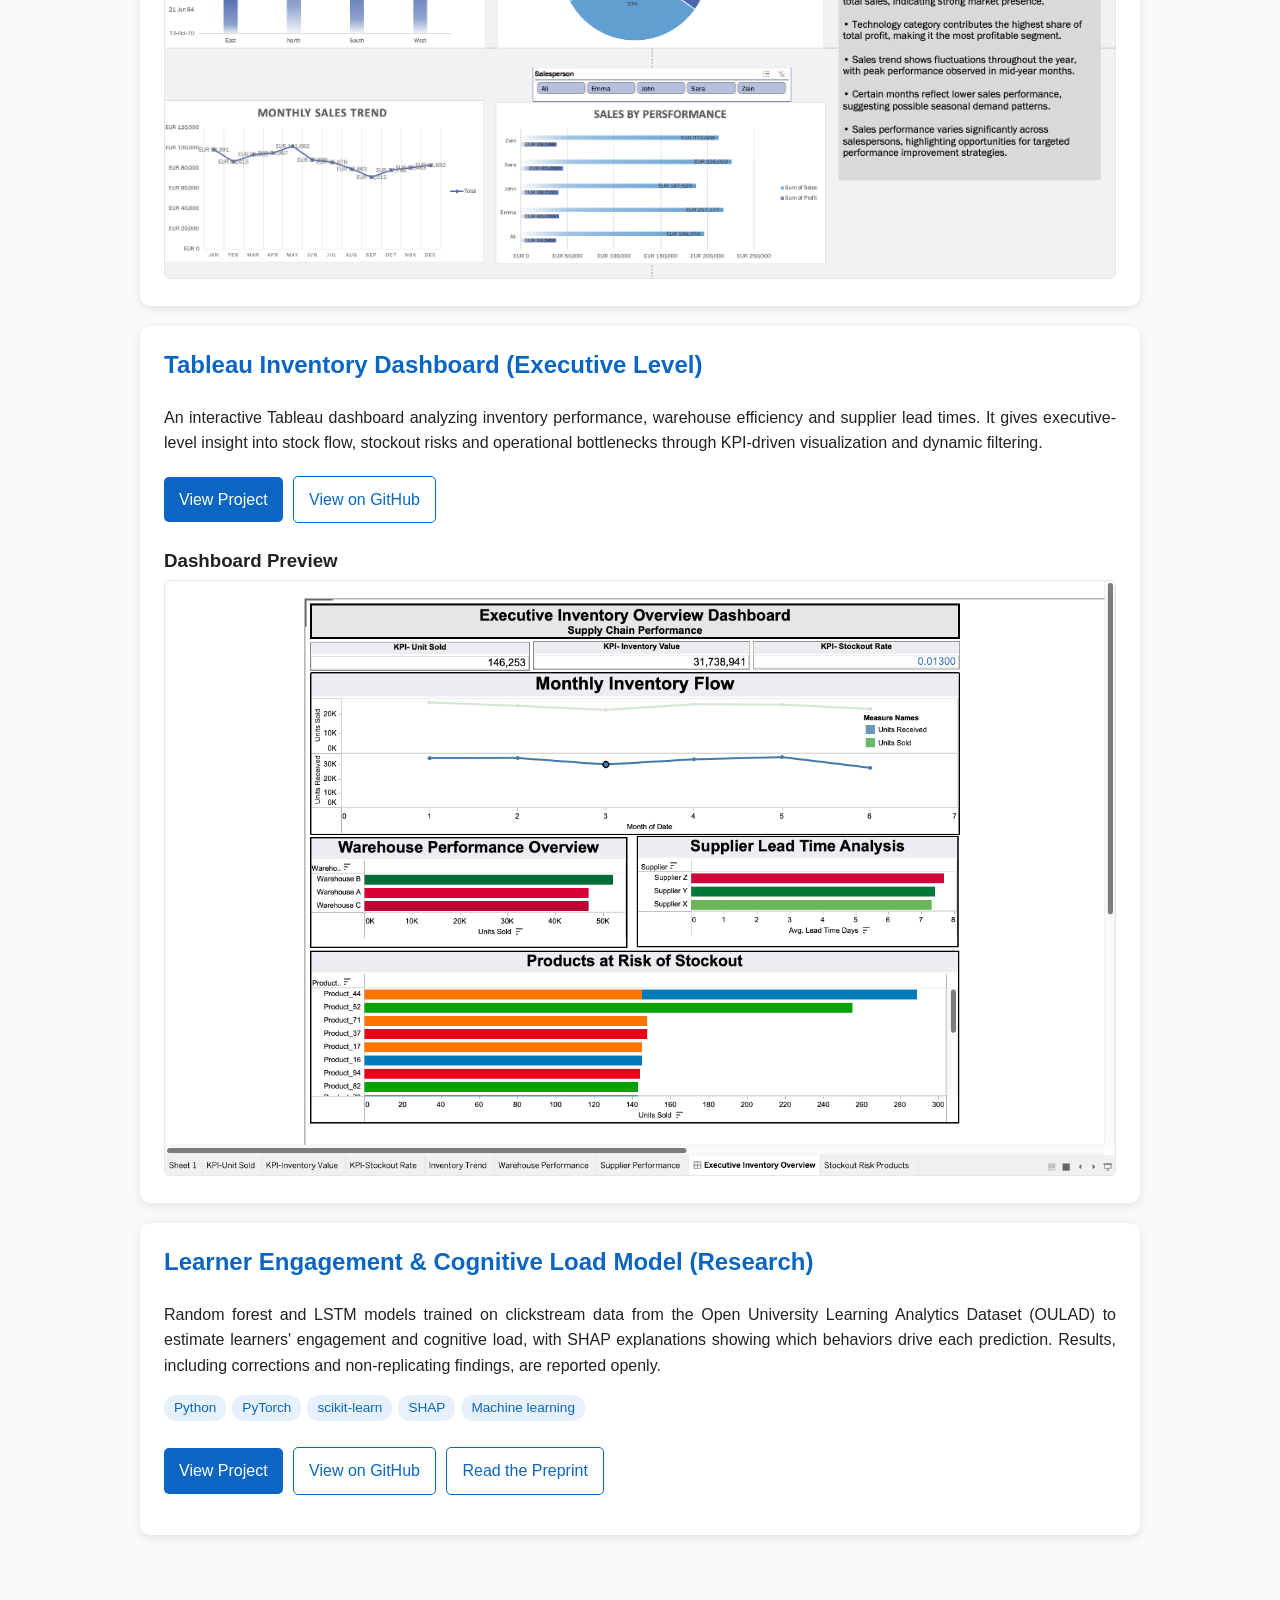
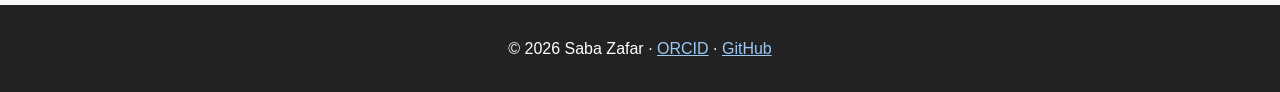
<file: Projects.html>
<!DOCTYPE html>
<html lang="en">
<head>
    <meta charset="utf-8">
    <meta name="viewport" content="width=device-width, initial-scale=1">
    <title>Projects | Saba Zafar</title>
    <meta name="description" content="Data analysis projects by Saba Zafar: Excel and Tableau dashboards for inventory and sales analysis.">
    <link rel="stylesheet" href="style.css?v=5">
</head>
<body>
<script src="script.js?v=5"></script>

<nav>
    <a href="index.html">Home</a>
    <a href="About.html">About</a>
    <a href="Research.html">Research &amp; Publications</a>
    <a href="Projects.html" class="active">Projects</a>
    <a href="Contact.html">Contact</a>
    <a href="cv.pdf" class="btn" download>Download CV</a>
    <button class="theme-toggle" onclick="toggleDarkMode()" aria-label="Toggle dark mode">🌙</button>
</nav>

<header>
    <h1>My Projects</h1>
</header>

<div class="container">

    <div class="card">
        <h2>Excel Inventory Analysis Dashboard</h2>
        <p>An interactive inventory dashboard built in Microsoft Excel.</p>
        <a href="Inventory_dashboard.html" class="btn">View Project</a>
        <a href="https://github.com/sabazafar209-wq/Inventory_Data_Analysis" class="btn outline">View on GitHub</a>
        <h3>Dashboard Preview</h3>
        <img src="images/inventory_image.png" alt="Excel inventory analysis dashboard">
    </div>

    <div class="card">
        <h2>Excel Sales Analysis Dashboard</h2>
        <p>An interactive sales dashboard built in Microsoft Excel.</p>
        <a href="sales-dashboard.html" class="btn">View Project</a>
        <a href="https://github.com/sabazafar209-wq/excel-sales-dashboard" class="btn outline">View on GitHub</a>
        <h3>Dashboard Preview</h3>
        <img src="images/sales_dashboard.png" alt="Excel sales analysis dashboard">
    </div>

    <div class="card">
        <h2>Tableau Inventory Dashboard (Executive Level)</h2>
        <p class="justified-text">An interactive Tableau dashboard analyzing inventory performance, warehouse efficiency and supplier lead times. It gives executive-level insight into stock flow, stockout risks and operational bottlenecks through KPI-driven visualization and dynamic filtering.</p>
        <a href="Tableau_Dashboard.html" class="btn">View Project</a>
        <a href="https://github.com/sabazafar209-wq/inventory-tableau-dashboard" class="btn outline">View on GitHub</a>
        <h3>Dashboard Preview</h3>
        <img src="images/Dashboard.png" alt="Tableau executive inventory dashboard">
    </div>

    <div class="card">
        <h2>Learner Engagement &amp; Cognitive Load Model (Research)</h2>
        <p class="justified-text">Random forest and LSTM models trained on clickstream data from the Open University Learning Analytics Dataset (OULAD) to estimate learners' engagement and cognitive load, with SHAP explanations showing which behaviors drive each prediction. Results, including corrections and non-replicating findings, are reported openly.</p>
        <span class="tag">Python</span><span class="tag">PyTorch</span><span class="tag">scikit-learn</span><span class="tag">SHAP</span><span class="tag">Machine learning</span>
        <p><a href="OULAD_Project.html" class="btn">View Project</a>
        <a href="https://github.com/sabazafar209-wq/oulad-cognitive-load-engagement" class="btn outline" target="_blank" rel="noopener">View on GitHub</a>
        <a href="https://doi.org/10.35542/osf.io/bgnkw_v1" class="btn outline" target="_blank" rel="noopener">Read the Preprint</a>
        </p>
    </div>

</div>

<footer>
    <p>© 2026 Saba Zafar · <a href="https://orcid.org/0009-0002-3922-176X">ORCID</a> · <a href="https://github.com/sabazafar209-wq">GitHub</a></p>
</footer>

</body>
</html>
</file>
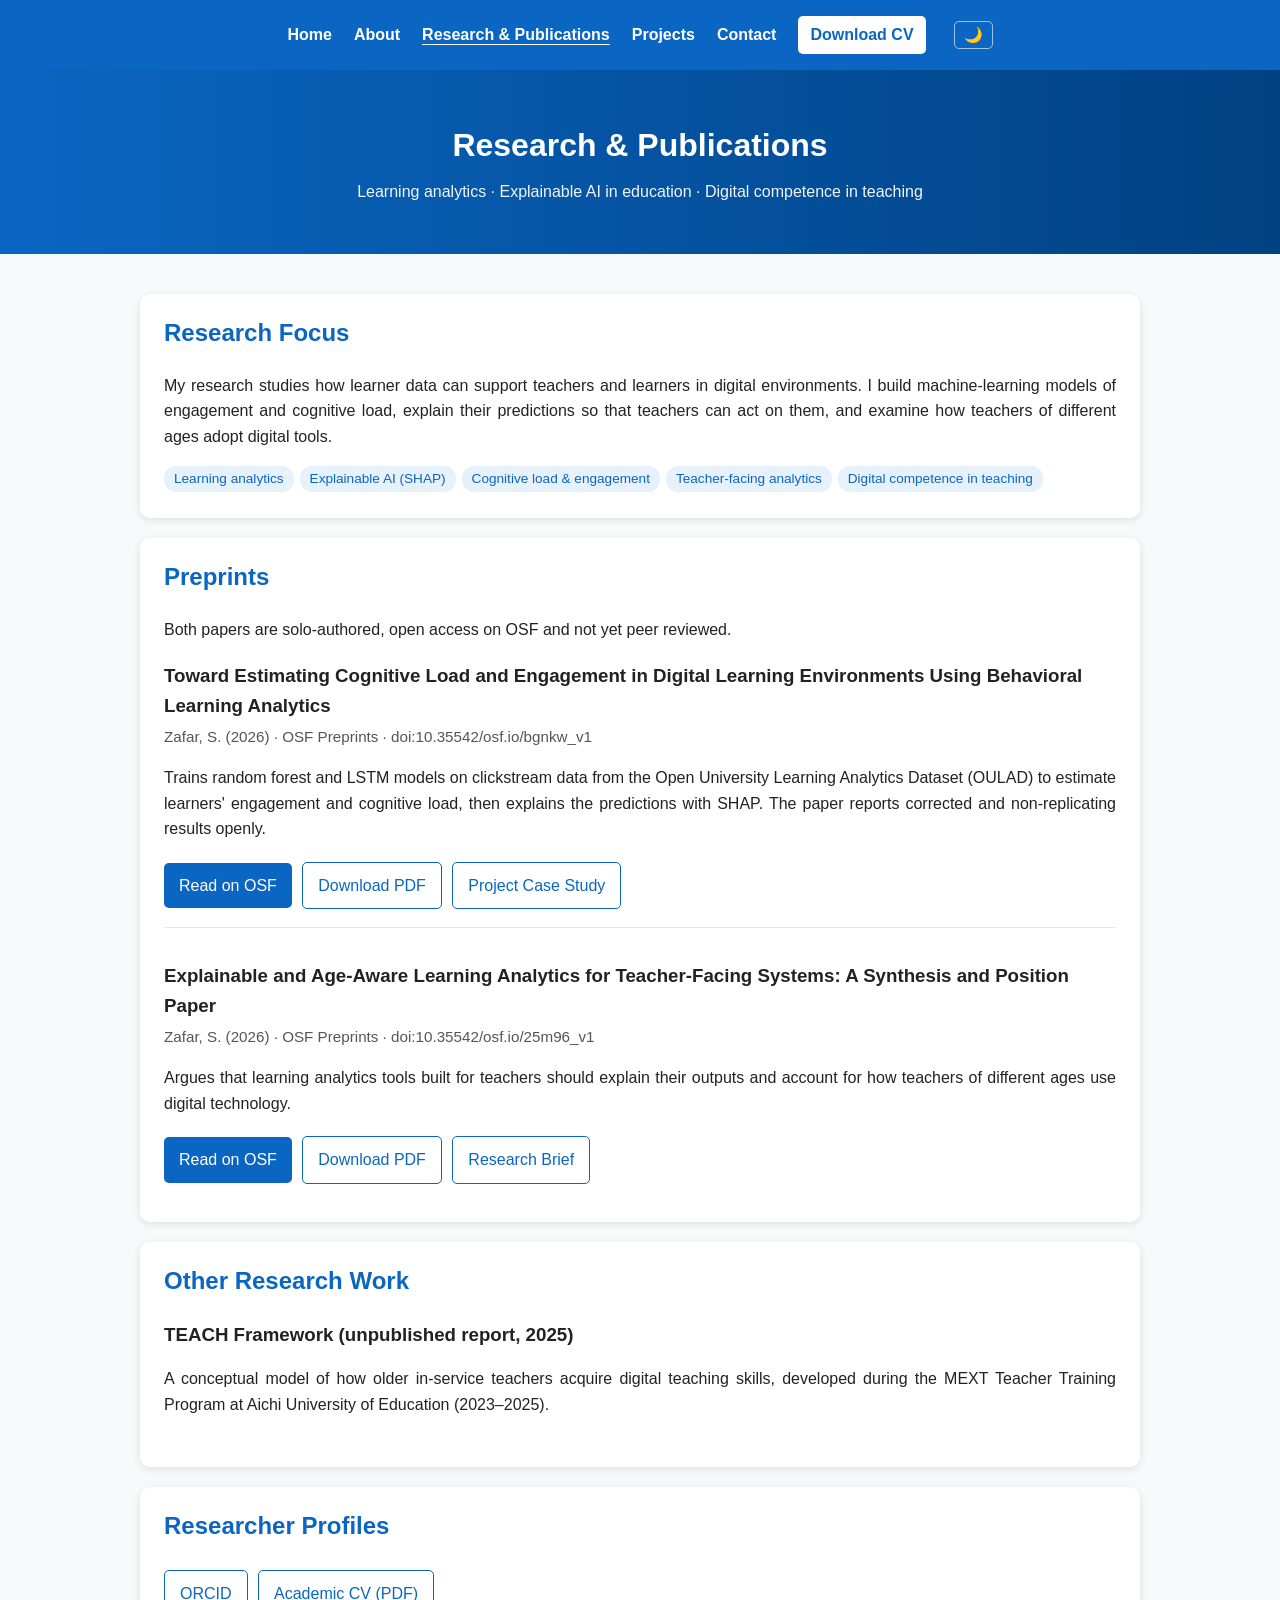
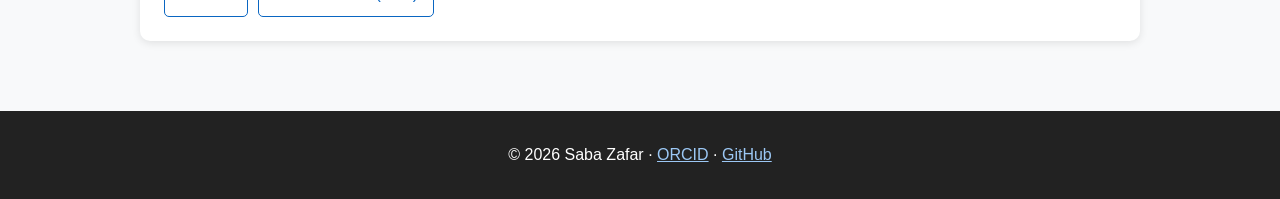
<file: Research.html>
<!DOCTYPE html>
<html lang="en">
<head>
    <meta charset="utf-8">
    <meta name="viewport" content="width=device-width, initial-scale=1">
    <title>Research &amp; Publications | Saba Zafar</title>
    <meta name="description" content="Research and publications of Saba Zafar in learning analytics, explainable AI and digital competence in teaching.">
    <link rel="stylesheet" href="style.css?v=5">
</head>
<body>
<script src="script.js?v=5"></script>

<nav>
    <a href="index.html">Home</a>
    <a href="About.html">About</a>
    <a href="Research.html" class="active">Research &amp; Publications</a>
    <a href="Projects.html">Projects</a>
    <a href="Contact.html">Contact</a>
    <a href="cv.pdf" class="btn" download>Download CV</a>
    <button class="theme-toggle" onclick="toggleDarkMode()" aria-label="Toggle dark mode">🌙</button>
</nav>

<header>
    <h1>Research &amp; Publications</h1>
    <p>Learning analytics · Explainable AI in education · Digital competence in teaching</p>
</header>

<div class="container">

    <div class="card">
        <h2>Research Focus</h2>
        <p class="justified-text">My research studies how learner data can support teachers and learners in digital environments. I build machine-learning models of engagement and cognitive load, explain their predictions so that teachers can act on them, and examine how teachers of different ages adopt digital tools.</p>
        <span class="tag">Learning analytics</span><span class="tag">Explainable AI (SHAP)</span><span class="tag">Cognitive load &amp; engagement</span><span class="tag">Teacher-facing analytics</span><span class="tag">Digital competence in teaching</span>
    </div>

    <div class="card">
        <h2>Preprints</h2>
        <p>Both papers are solo-authored, open access on OSF and not yet peer reviewed.</p>

        <div class="pub">
            <h3>Toward Estimating Cognitive Load and Engagement in Digital Learning Environments Using Behavioral Learning Analytics</h3>
            <p class="meta">Zafar, S. (2026) · OSF Preprints · doi:10.35542/osf.io/bgnkw_v1</p>
            <p class="justified-text">Trains random forest and LSTM models on clickstream data from the Open University Learning Analytics Dataset (OULAD) to estimate learners' engagement and cognitive load, then explains the predictions with SHAP. The paper reports corrected and non-replicating results openly.</p>
            <a href="https://doi.org/10.35542/osf.io/bgnkw_v1" class="btn" target="_blank" rel="noopener">Read on OSF</a>
            <a href="papers/Zafar_2026_Cognitive_Load_Engagement_Working_Paper.pdf" class="btn outline" download>Download PDF</a>
            <a href="OULAD_Project.html" class="btn outline">Project Case Study</a>
        </div>

        <div class="pub">
            <h3>Explainable and Age-Aware Learning Analytics for Teacher-Facing Systems: A Synthesis and Position Paper</h3>
            <p class="meta">Zafar, S. (2026) · OSF Preprints · doi:10.35542/osf.io/25m96_v1</p>
            <p class="justified-text">Argues that learning analytics tools built for teachers should explain their outputs and account for how teachers of different ages use digital technology.</p>
            <a href="https://doi.org/10.35542/osf.io/25m96_v1" class="btn" target="_blank" rel="noopener">Read on OSF</a>
            <a href="papers/Zafar_2026_Explainable_AgeAware_LA_Position_Paper.pdf" class="btn outline" download>Download PDF</a>
            <a href="XAI_Teacher_Brief.html" class="btn outline">Research Brief</a>
        </div>
    </div>

    <div class="card">
        <h2>Other Research Work</h2>
        <div class="pub">
            <h3>TEACH Framework (unpublished report, 2025)</h3>
            <p class="justified-text">A conceptual model of how older in-service teachers acquire digital teaching skills, developed during the MEXT Teacher Training Program at Aichi University of Education (2023–2025).</p>
        </div>
    </div>

    <div class="card">
        <h2>Researcher Profiles</h2>
        <a href="https://orcid.org/0009-0002-3922-176X" class="btn outline" target="_blank" rel="noopener">ORCID</a>
        <a href="cv.pdf" class="btn outline" download>Academic CV (PDF)</a>
    </div>

</div>

<footer>
    <p>© 2026 Saba Zafar · <a href="https://orcid.org/0009-0002-3922-176X">ORCID</a> · <a href="https://github.com/sabazafar209-wq">GitHub</a></p>
</footer>

</body>
</html>
</file>
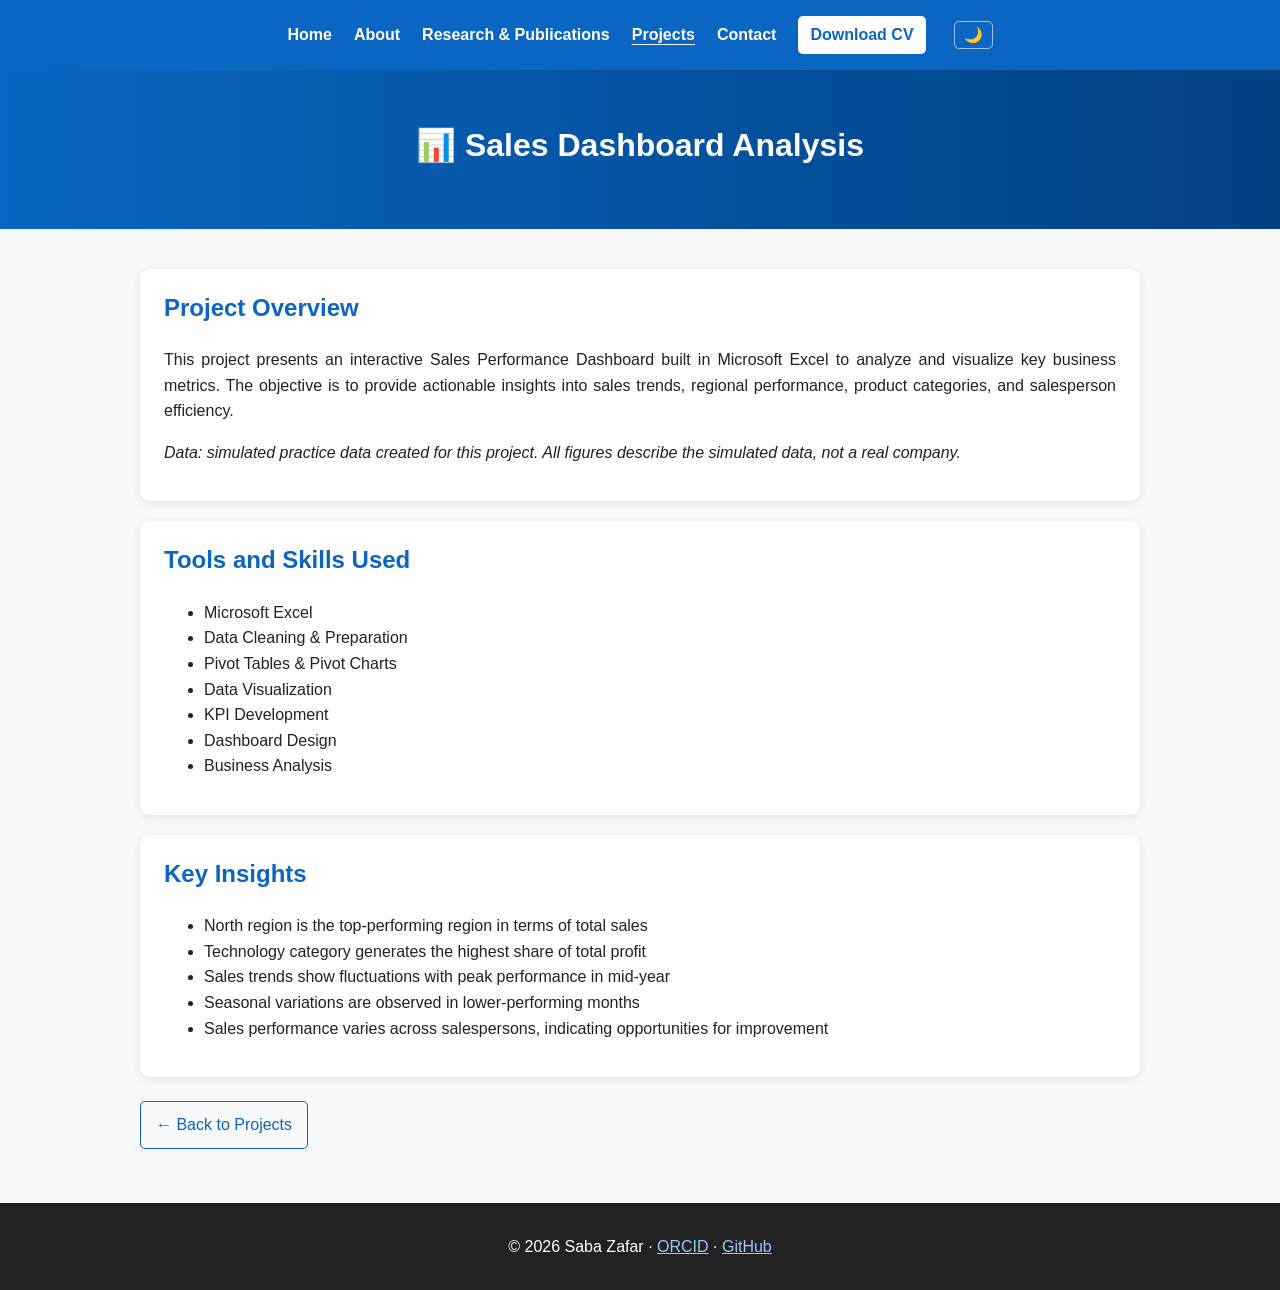
<file: sales-dashboard.html>
<!DOCTYPE html>
<html lang="en">
<head>
    <meta charset="utf-8">
    <meta name="viewport" content="width=device-width, initial-scale=1">
    <title>Sales Dashboard | Saba Zafar</title>
    <meta name="description" content="Excel sales performance dashboard project.">
    <link rel="stylesheet" href="style.css?v=5">
</head>
<body>
<script src="script.js?v=5"></script>

<nav>
    <a href="index.html">Home</a>
    <a href="About.html">About</a>
    <a href="Research.html">Research &amp; Publications</a>
    <a href="Projects.html" class="active">Projects</a>
    <a href="Contact.html">Contact</a>
    <a href="cv.pdf" class="btn" download>Download CV</a>
    <button class="theme-toggle" onclick="toggleDarkMode()" aria-label="Toggle dark mode">🌙</button>
</nav>

<header>
    <h1>📊 Sales Dashboard Analysis</h1>
</header>

<div class="container">


    <div class="card">
        <h2>Project Overview</h2>
        <p class="justified-text">This project presents an interactive Sales Performance Dashboard built in Microsoft Excel to analyze and visualize key business metrics. The objective is to provide actionable insights into sales trends, regional performance, product categories, and salesperson efficiency.
            </p>
        <p class="justified-text"><em>Data: simulated practice data created for this project. All figures describe the simulated data, not a real company.</em></p>
    </div>

    <div class="card">
        <h2>Tools and Skills Used</h2>
        <ul>
         <li>Microsoft Excel</li>
         <li>Data Cleaning & Preparation</li>
         <li>Pivot Tables & Pivot Charts</li>
         <li>Data Visualization</li>
         <li>KPI Development</li>
         <li>Dashboard Design</li>
        <li>Business Analysis</li>
            </ul>
    </div>

    <div class="card">
        <h2>Key Insights</h2>
        <ul>
            <li>North region is the top-performing region in terms of total sales</li>
            <li>Technology category generates the highest share of total profit</li>
            <li>Sales trends show fluctuations with peak performance in mid-year</li>
             <li>Seasonal variations are observed in lower-performing months</li>
             <li>Sales performance varies across salespersons, indicating opportunities for improvement</li>
        </ul>
    </div>

    <a href="Projects.html" class="btn outline">← Back to Projects</a>

</div>

<footer>
    <p>© 2026 Saba Zafar · <a href="https://orcid.org/0009-0002-3922-176X">ORCID</a> · <a href="https://github.com/sabazafar209-wq">GitHub</a></p>
</footer>

</body>
</html>
</file>
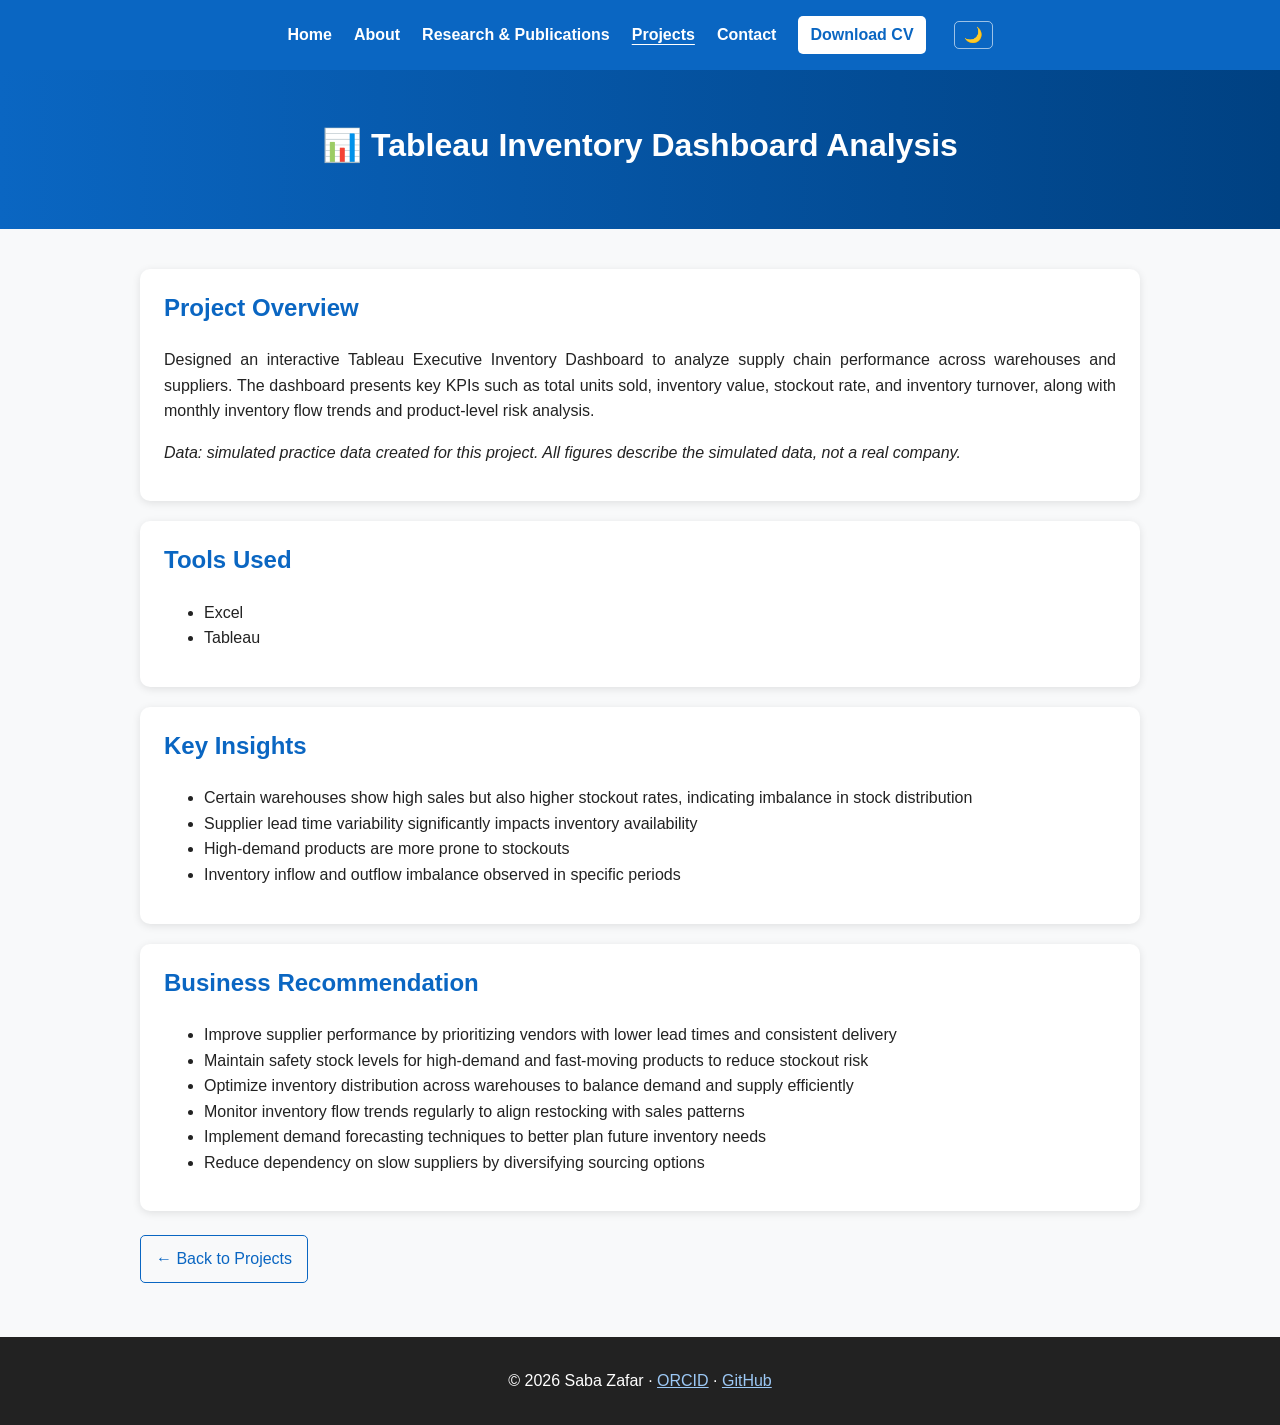
<file: Tableau_Dashboard.html>
<!DOCTYPE html>
<html lang="en">
<head>
    <meta charset="utf-8">
    <meta name="viewport" content="width=device-width, initial-scale=1">
    <title>Tableau Inventory Dashboard | Saba Zafar</title>
    <meta name="description" content="Tableau executive inventory dashboard project.">
    <link rel="stylesheet" href="style.css?v=5">
</head>
<body>
<script src="script.js?v=5"></script>

<nav>
    <a href="index.html">Home</a>
    <a href="About.html">About</a>
    <a href="Research.html">Research &amp; Publications</a>
    <a href="Projects.html" class="active">Projects</a>
    <a href="Contact.html">Contact</a>
    <a href="cv.pdf" class="btn" download>Download CV</a>
    <button class="theme-toggle" onclick="toggleDarkMode()" aria-label="Toggle dark mode">🌙</button>
</nav>

<header>
    <h1>📊  Tableau Inventory Dashboard Analysis</h1>
</header>

<div class="container">


    <div class="card">
        <h2>Project Overview</h2>
        <p class="justified-text">
Designed an interactive Tableau Executive Inventory Dashboard to analyze supply chain performance across warehouses and suppliers. The dashboard presents key KPIs such as total units sold, inventory value, stockout rate, and inventory turnover, along with monthly inventory flow trends and product-level risk analysis.</p>
        <p class="justified-text"><em>Data: simulated practice data created for this project. All figures describe the simulated data, not a real company.</em></p>
    </div>

    <div class="card">
        <h2>Tools Used</h2>
        <ul>
<li> Excel </li>
<li> Tableau </li>
</ul>
    </div>

    <div class="card">
        <h2>Key Insights</h2>
        <ul>
            <li>Certain warehouses show high sales but also higher stockout rates, indicating imbalance in stock distribution</li>
            <li>Supplier lead time variability significantly impacts inventory availability</li>
            <li>High-demand products are more prone to stockouts</li>
             <li>Inventory inflow and outflow imbalance observed in specific periods</li>
        </ul>
    </div>

    <div class="card">
        <h2>Business Recommendation</h2>
        <ul>
            <li>Improve supplier performance by prioritizing vendors with lower lead times and consistent delivery</li> 
            <li>Maintain safety stock levels for high-demand and fast-moving products to reduce stockout risk</li>
            <li>Optimize inventory distribution across warehouses to balance demand and supply efficiently</li>
            <li>Monitor inventory flow trends regularly to align restocking with sales patterns</li>
<li>Implement demand forecasting techniques to better plan future inventory needs</li>
<li>Reduce dependency on slow suppliers by diversifying sourcing options</li>
      </ul>
    </div>

    <a href="Projects.html" class="btn outline">← Back to Projects</a>

</div>

<footer>
    <p>© 2026 Saba Zafar · <a href="https://orcid.org/0009-0002-3922-176X">ORCID</a> · <a href="https://github.com/sabazafar209-wq">GitHub</a></p>
</footer>

</body>
</html>
</file>
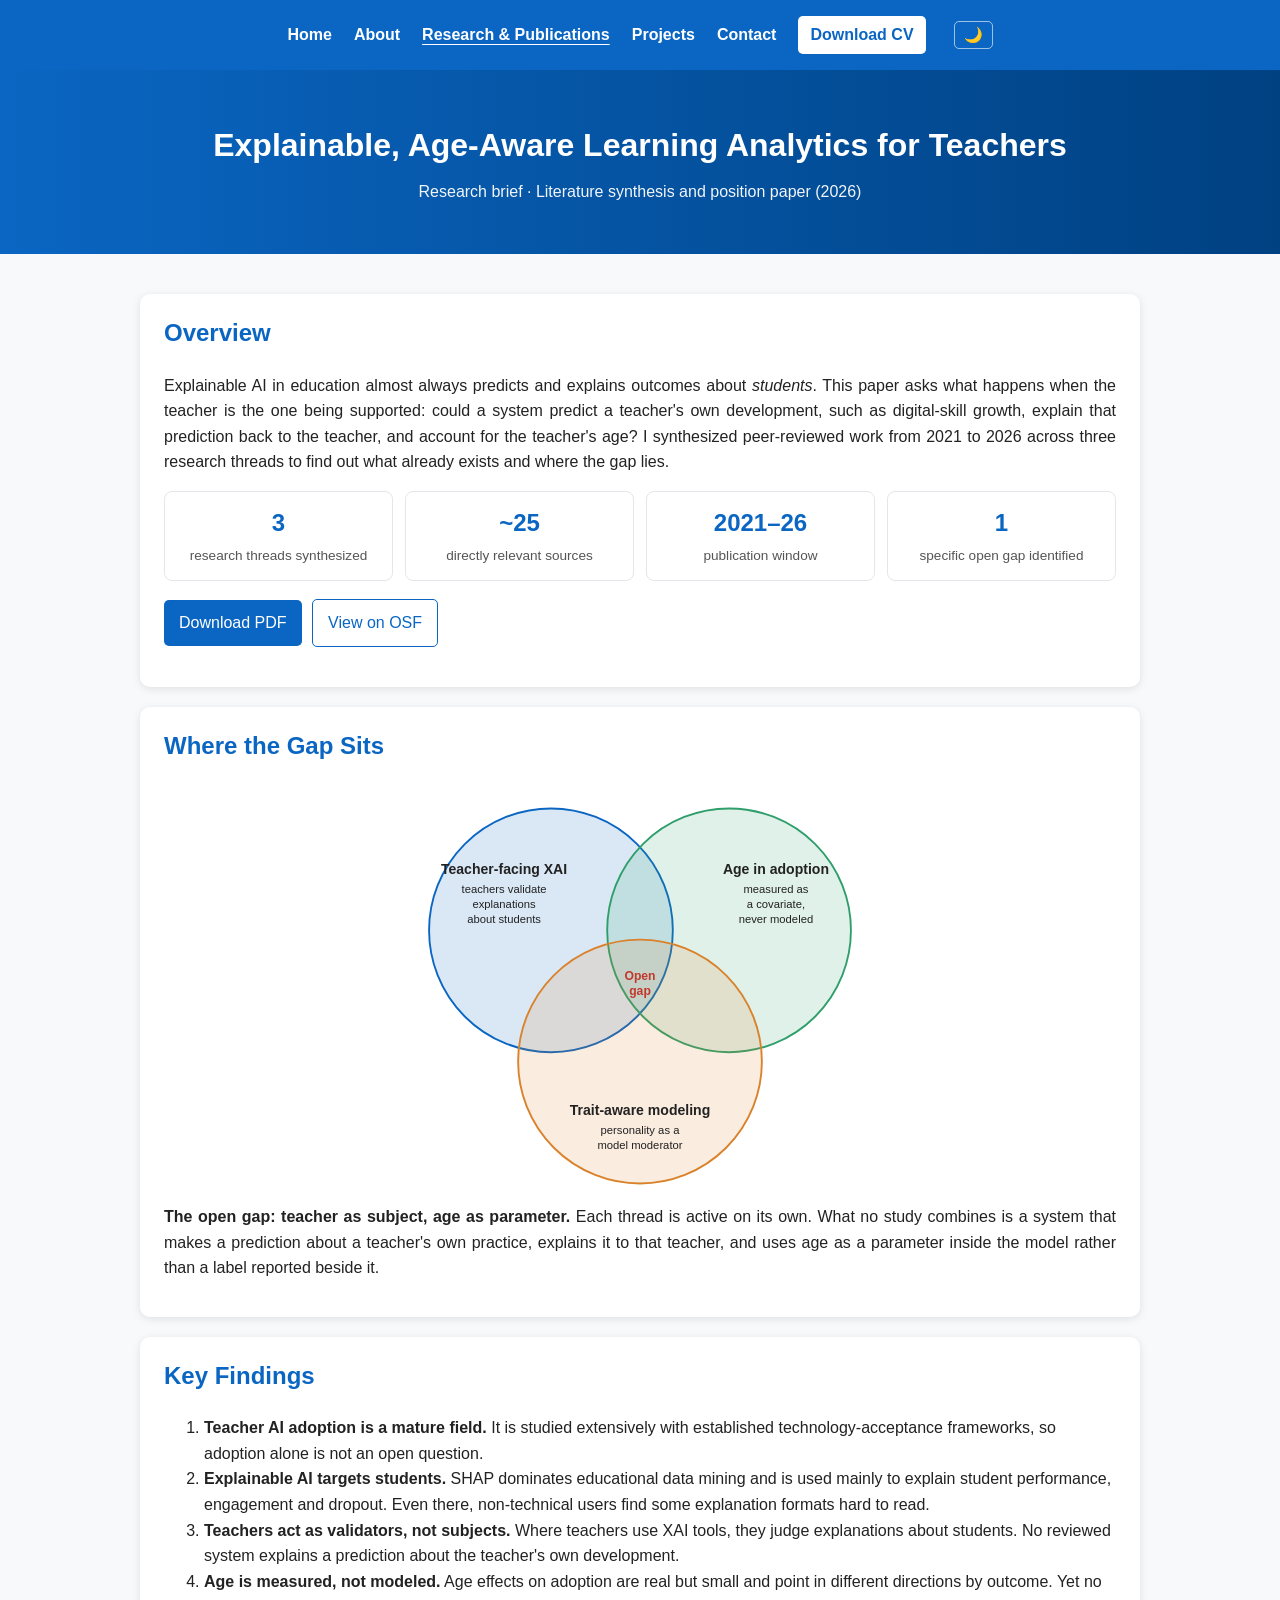
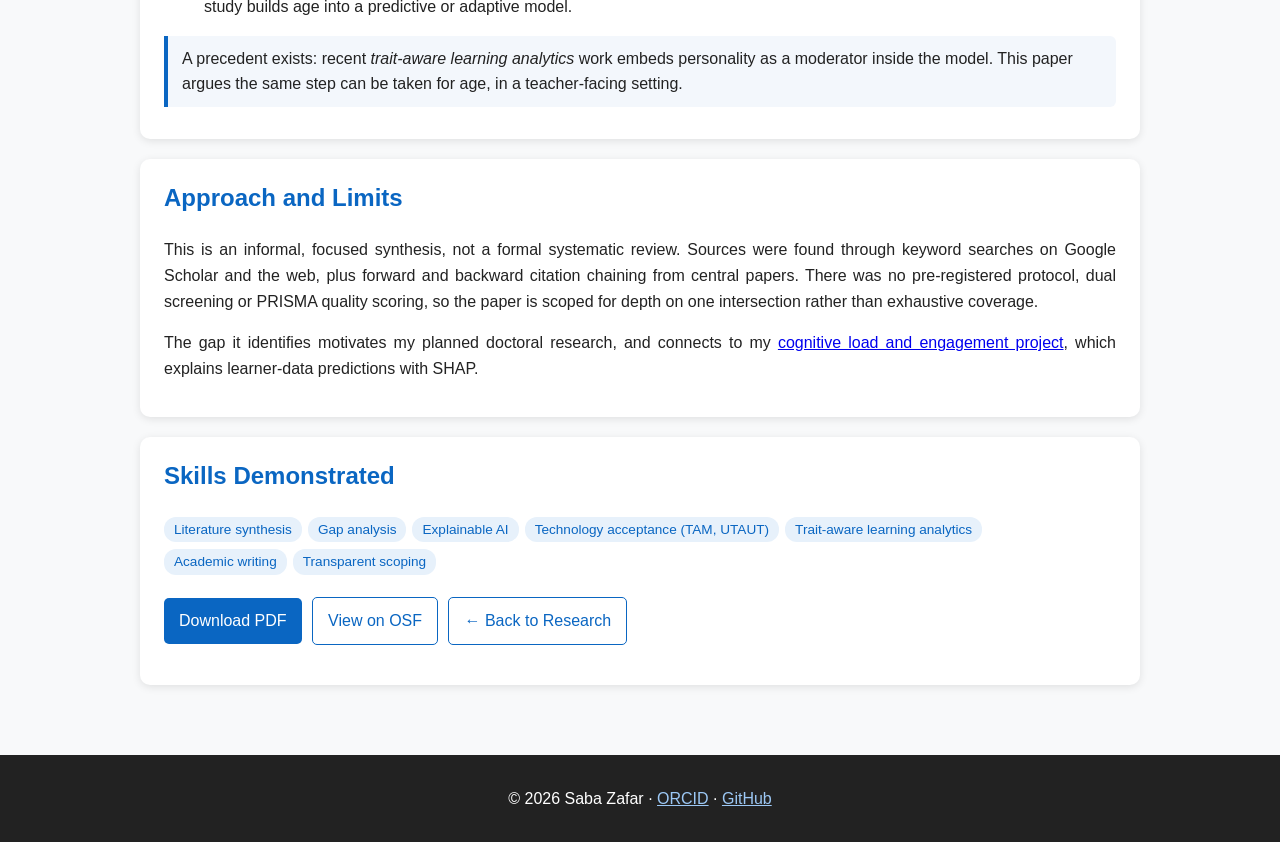
<file: XAI_Teacher_Brief.html>
<!DOCTYPE html>
<html lang="en">
<head>
    <meta charset="utf-8">
    <meta name="viewport" content="width=device-width, initial-scale=1">
    <title>Explainable, Age-Aware Learning Analytics for Teachers | Saba Zafar</title>
    <meta name="description" content="Research brief: a synthesis of explainable AI, teacher technology adoption and trait-aware learning analytics, identifying an open gap for explainable, age-aware systems for teachers.">
    <link rel="stylesheet" href="style.css?v=5">
</head>
<body>
<script src="script.js?v=5"></script>

<nav>
    <a href="index.html">Home</a>
    <a href="About.html">About</a>
    <a href="Research.html" class="active">Research &amp; Publications</a>
    <a href="Projects.html">Projects</a>
    <a href="Contact.html">Contact</a>
    <a href="cv.pdf" class="btn" download>Download CV</a>
    <button class="theme-toggle" onclick="toggleDarkMode()" aria-label="Toggle dark mode">🌙</button>
</nav>

<header>
    <h1>Explainable, Age-Aware Learning Analytics for Teachers</h1>
    <p>Research brief · Literature synthesis and position paper (2026)</p>
</header>

<div class="container">

    <div class="card">
        <h2>Overview</h2>
        <p class="justified-text">Explainable AI in education almost always predicts and explains outcomes about <em>students</em>. This paper asks what happens when the teacher is the one being supported: could a system predict a teacher's own development, such as digital-skill growth, explain that prediction back to the teacher, and account for the teacher's age? I synthesized peer-reviewed work from 2021 to 2026 across three research threads to find out what already exists and where the gap lies.</p>
        <div class="stats">
            <div class="stat"><span class="num">3</span><span class="lbl">research threads synthesized</span></div>
            <div class="stat"><span class="num">~25</span><span class="lbl">directly relevant sources</span></div>
            <div class="stat"><span class="num">2021–26</span><span class="lbl">publication window</span></div>
            <div class="stat"><span class="num">1</span><span class="lbl">specific open gap identified</span></div>
        </div>
        <p style="margin-top:14px"><a href="papers/Zafar_2026_Explainable_AgeAware_LA_Position_Paper.pdf" class="btn" download>Download PDF</a>
        <a href="https://doi.org/10.35542/osf.io/25m96_v1" class="btn outline" target="_blank" rel="noopener">View on OSF</a></p>
    </div>

    <div class="card">
        <h2>Where the Gap Sits</h2>
        <svg viewBox="0 0 640 430" role="img" aria-label="Three research threads overlapping; the open gap sits where teacher-facing explainable AI, age research and trait-aware modeling meet" style="width:100%;max-width:600px;display:block;margin:6px auto">
  <circle cx="225" cy="155" r="130" fill="#0a66c2" fill-opacity="0.15" stroke="#0a66c2" stroke-width="2"/>
  <circle cx="415" cy="155" r="130" fill="#2e9e6b" fill-opacity="0.15" stroke="#2e9e6b" stroke-width="2"/>
  <circle cx="320" cy="295" r="130" fill="#d9822b" fill-opacity="0.15" stroke="#d9822b" stroke-width="2"/>
  <g font-family="Arial, Helvetica, sans-serif" fill="currentColor" text-anchor="middle">
    <text x="175" y="95" font-size="15" font-weight="bold">Teacher-facing XAI</text>
    <text x="175" y="115" font-size="12">teachers validate</text>
    <text x="175" y="131" font-size="12">explanations</text>
    <text x="175" y="147" font-size="12">about students</text>
    <text x="465" y="95" font-size="15" font-weight="bold">Age in adoption</text>
    <text x="465" y="115" font-size="12">measured as</text>
    <text x="465" y="131" font-size="12">a covariate,</text>
    <text x="465" y="147" font-size="12">never modeled</text>
    <text x="320" y="352" font-size="15" font-weight="bold">Trait-aware modeling</text>
    <text x="320" y="372" font-size="12">personality as a</text>
    <text x="320" y="388" font-size="12">model moderator</text>
    <text x="320" y="208" font-size="13" font-weight="bold" fill="#c0392b">Open</text>
    <text x="320" y="224" font-size="13" font-weight="bold" fill="#c0392b">gap</text>
  </g>
</svg>
        <p class="justified-text"><strong>The open gap: teacher as subject, age as parameter.</strong> Each thread is active on its own. What no study combines is a system that makes a prediction about a teacher's own practice, explains it to that teacher, and uses age as a parameter inside the model rather than a label reported beside it.</p>
    </div>

    <div class="card">
        <h2>Key Findings</h2>
        <ol>
            <li><strong>Teacher AI adoption is a mature field.</strong> It is studied extensively with established technology-acceptance frameworks, so adoption alone is not an open question.</li>
            <li><strong>Explainable AI targets students.</strong> SHAP dominates educational data mining and is used mainly to explain student performance, engagement and dropout. Even there, non-technical users find some explanation formats hard to read.</li>
            <li><strong>Teachers act as validators, not subjects.</strong> Where teachers use XAI tools, they judge explanations about students. No reviewed system explains a prediction about the teacher's own development.</li>
            <li><strong>Age is measured, not modeled.</strong> Age effects on adoption are real but small and point in different directions by outcome. Yet no study builds age into a predictive or adaptive model.</li>
        </ol>
        <div class="callout">A precedent exists: recent <em>trait-aware learning analytics</em> work embeds personality as a moderator inside the model. This paper argues the same step can be taken for age, in a teacher-facing setting.</div>
    </div>

    <div class="card">
        <h2>Approach and Limits</h2>
        <p class="justified-text">This is an informal, focused synthesis, not a formal systematic review. Sources were found through keyword searches on Google Scholar and the web, plus forward and backward citation chaining from central papers. There was no pre-registered protocol, dual screening or PRISMA quality scoring, so the paper is scoped for depth on one intersection rather than exhaustive coverage.</p>
        <p class="justified-text">The gap it identifies motivates my planned doctoral research, and connects to my <a href="OULAD_Project.html">cognitive load and engagement project</a>, which explains learner-data predictions with SHAP.</p>
    </div>

    <div class="card">
        <h2>Skills Demonstrated</h2>
        <span class="tag">Literature synthesis</span><span class="tag">Gap analysis</span><span class="tag">Explainable AI</span><span class="tag">Technology acceptance (TAM, UTAUT)</span><span class="tag">Trait-aware learning analytics</span><span class="tag">Academic writing</span><span class="tag">Transparent scoping</span>
        <p style="margin-top:12px">
            <a href="papers/Zafar_2026_Explainable_AgeAware_LA_Position_Paper.pdf" class="btn" download>Download PDF</a>
            <a href="https://doi.org/10.35542/osf.io/25m96_v1" class="btn outline" target="_blank" rel="noopener">View on OSF</a>
            <a href="Research.html" class="btn outline">← Back to Research</a>
        </p>
    </div>

</div>

<footer>
    <p>© 2026 Saba Zafar · <a href="https://orcid.org/0009-0002-3922-176X">ORCID</a> · <a href="https://github.com/sabazafar209-wq">GitHub</a></p>
</footer>

</body>
</html>
</file>
<file: style.css>
* { box-sizing: border-box; }

body {
    font-family: Arial, Helvetica, sans-serif;
    margin: 0;
    background-color: #f8f9fa;
    color: #222;
    line-height: 1.6;
}

/* NAVBAR */
nav {
    background-color: #0a66c2;
    padding: 12px 15px;
    display: flex;
    flex-wrap: wrap;
    justify-content: center;
    align-items: center;
    gap: 6px 22px;
}

nav a {
    color: white;
    text-decoration: none;
    font-weight: bold;
}

nav a:hover,
nav a.active {
    text-decoration: underline;
    text-underline-offset: 4px;
}

nav .btn {
    background: white;
    color: #0a66c2;
    padding: 6px 12px;
}

.theme-toggle {
    background: transparent;
    border: 1px solid rgba(255, 255, 255, 0.6);
    border-radius: 5px;
    color: white;
    cursor: pointer;
    font-size: 15px;
    padding: 4px 9px;
}

/* HEADER */
header {
    text-align: center;
    padding: 50px 20px;
    background: linear-gradient(to right, #0a66c2, #004182);
    color: white;
}

header h1 { margin: 0 0 8px; }

.profile-photo {
    width: 120px;
    height: 120px;
    object-fit: cover;
    border-radius: 50%;
    border: 3px solid rgba(255, 255, 255, 0.85);
    box-shadow: 0 2px 8px rgba(0, 0, 0, 0.2);
    margin-bottom: 10px;
}

.profile-photo.small { width: 96px; height: 96px; }

/* SKILLS GRID */
.skill-group { margin-top: 18px; color: #0a66c2; font-size: 1.05em; }
.skill-grid {
    display: grid;
    grid-template-columns: repeat(3, 1fr);
    gap: 12px;
    margin-top: 10px;
}
.skill {
    border: 1px solid #e3e6ea;
    border-radius: 8px;
    padding: 12px 14px;
}
.skill h4 { margin: 0 0 4px; font-size: 1em; }
.skill p { margin: 0; font-size: 0.93em; color: #444; }
.dark-mode .skill { border-color: #333; }
.dark-mode .skill p { color: #bbb; }
.dark-mode .skill-group { color: #6fb1f0; }
header p { margin: 0; opacity: 0.95; }

/* CONTAINER */
.container {
    width: 80%;
    max-width: 1000px;
    margin: auto;
    padding: 20px 0;
}

.justified-text { text-align: justify; }

/* CARD STYLE */
.card {
    background: white;
    padding: 20px 24px;
    margin: 20px 0;
    border-radius: 10px;
    box-shadow: 0 2px 8px rgba(0, 0, 0, 0.1);
}

.card h2 { margin-top: 0; color: #0a66c2; }
.card h3 { margin-bottom: 4px; }

.card img {
    max-width: 100%;
    height: auto;
    border-radius: 6px;
    border: 1px solid #e3e6ea;
}

/* BUTTON */
.btn {
    display: inline-block;
    padding: 10px 15px;
    margin: 4px 6px 4px 0;
    background: #0a66c2;
    color: white;
    text-decoration: none;
    border-radius: 5px;
}

.btn:hover { background: #004182; }

.btn.outline {
    background: transparent;
    color: #0a66c2;
    border: 1px solid #0a66c2;
}

/* RESEARCH & PUBLICATIONS */
.pub { padding: 14px 0; border-top: 1px solid #e3e6ea; }
.pub:first-of-type { border-top: none; padding-top: 0; }
.pub .meta { color: #555; font-size: 0.95em; margin: 2px 0 8px; }
.tag {
    display: inline-block;
    background: #e7f1fb;
    color: #0a66c2;
    border-radius: 12px;
    padding: 2px 10px;
    font-size: 0.85em;
    margin: 0 6px 6px 0;
}

/* FOOTER */
footer {
    background: #222;
    color: white;
    text-align: center;
    padding: 15px;
    margin-top: 30px;
}

footer a { color: #9cc8f5; }

/* DARK MODE */
.dark-mode { background-color: #121212; color: #e8e8e8; }
.dark-mode .card { background: #1e1e1e; box-shadow: none; }
.dark-mode .card h2 { color: #6fb1f0; }
.dark-mode .pub { border-top-color: #333; }
.dark-mode .pub .meta { color: #aaa; }
.dark-mode .tag { background: #1d3550; color: #9cc8f5; }
.dark-mode .btn.outline { color: #9cc8f5; border-color: #9cc8f5; }
.dark-mode .card a:not(.btn) { color: #9cc8f5; }

/* MEDIUM SCREENS */
@media (max-width: 1000px) {
    .skill-grid { grid-template-columns: repeat(2, 1fr); }
}

/* SMALL SCREENS */
@media (max-width: 700px) {
    .container { width: 92%; }
    header { padding: 35px 15px; }
    .card { padding: 16px; }
    .skill-grid { grid-template-columns: 1fr; }
}

/* PROJECT CASE STUDY */
.stats {
    display: grid;
    grid-template-columns: repeat(4, 1fr);
    gap: 12px;
    margin: 14px 0 4px;
}
.stat {
    border: 1px solid #e3e6ea;
    border-radius: 8px;
    padding: 12px;
    text-align: center;
}
.stat .num { display: block; font-size: 1.5em; font-weight: bold; color: #0a66c2; }
.stat .lbl { font-size: 0.85em; color: #555; }

.pipeline {
    display: flex;
    flex-wrap: wrap;
    align-items: stretch;
    gap: 8px;
    margin: 12px 0;
}
.step {
    flex: 1 1 140px;
    background: #e7f1fb;
    border-radius: 8px;
    padding: 10px 12px;
    font-size: 0.9em;
}
.step strong { display: block; color: #0a66c2; margin-bottom: 2px; }
.arrow { align-self: center; color: #0a66c2; font-weight: bold; }

figure { margin: 16px 0; }
figure img { width: 100%; display: block; margin: 0 auto; }
figure.narrow img { max-width: 620px; }
figure.medium img { max-width: 820px; }
figcaption { font-size: 0.9em; color: #555; margin-top: 6px; }

.callout {
    border-left: 4px solid #0a66c2;
    background: #f3f7fc;
    padding: 10px 14px;
    border-radius: 0 6px 6px 0;
    margin: 12px 0;
}

.dark-mode .stat { border-color: #333; }
.dark-mode .stat .lbl, .dark-mode figcaption { color: #aaa; }
.dark-mode .stat .num, .dark-mode .step strong, .dark-mode .arrow { color: #6fb1f0; }
.dark-mode .step { background: #1d3550; }
.dark-mode .callout { background: #1a2633; border-left-color: #6fb1f0; }

@media (max-width: 1000px) {
    .stats { grid-template-columns: repeat(2, 1fr); }
}
@media (max-width: 700px) {
    .arrow { display: none; }
    .step { flex-basis: 100%; }
}
</file>
